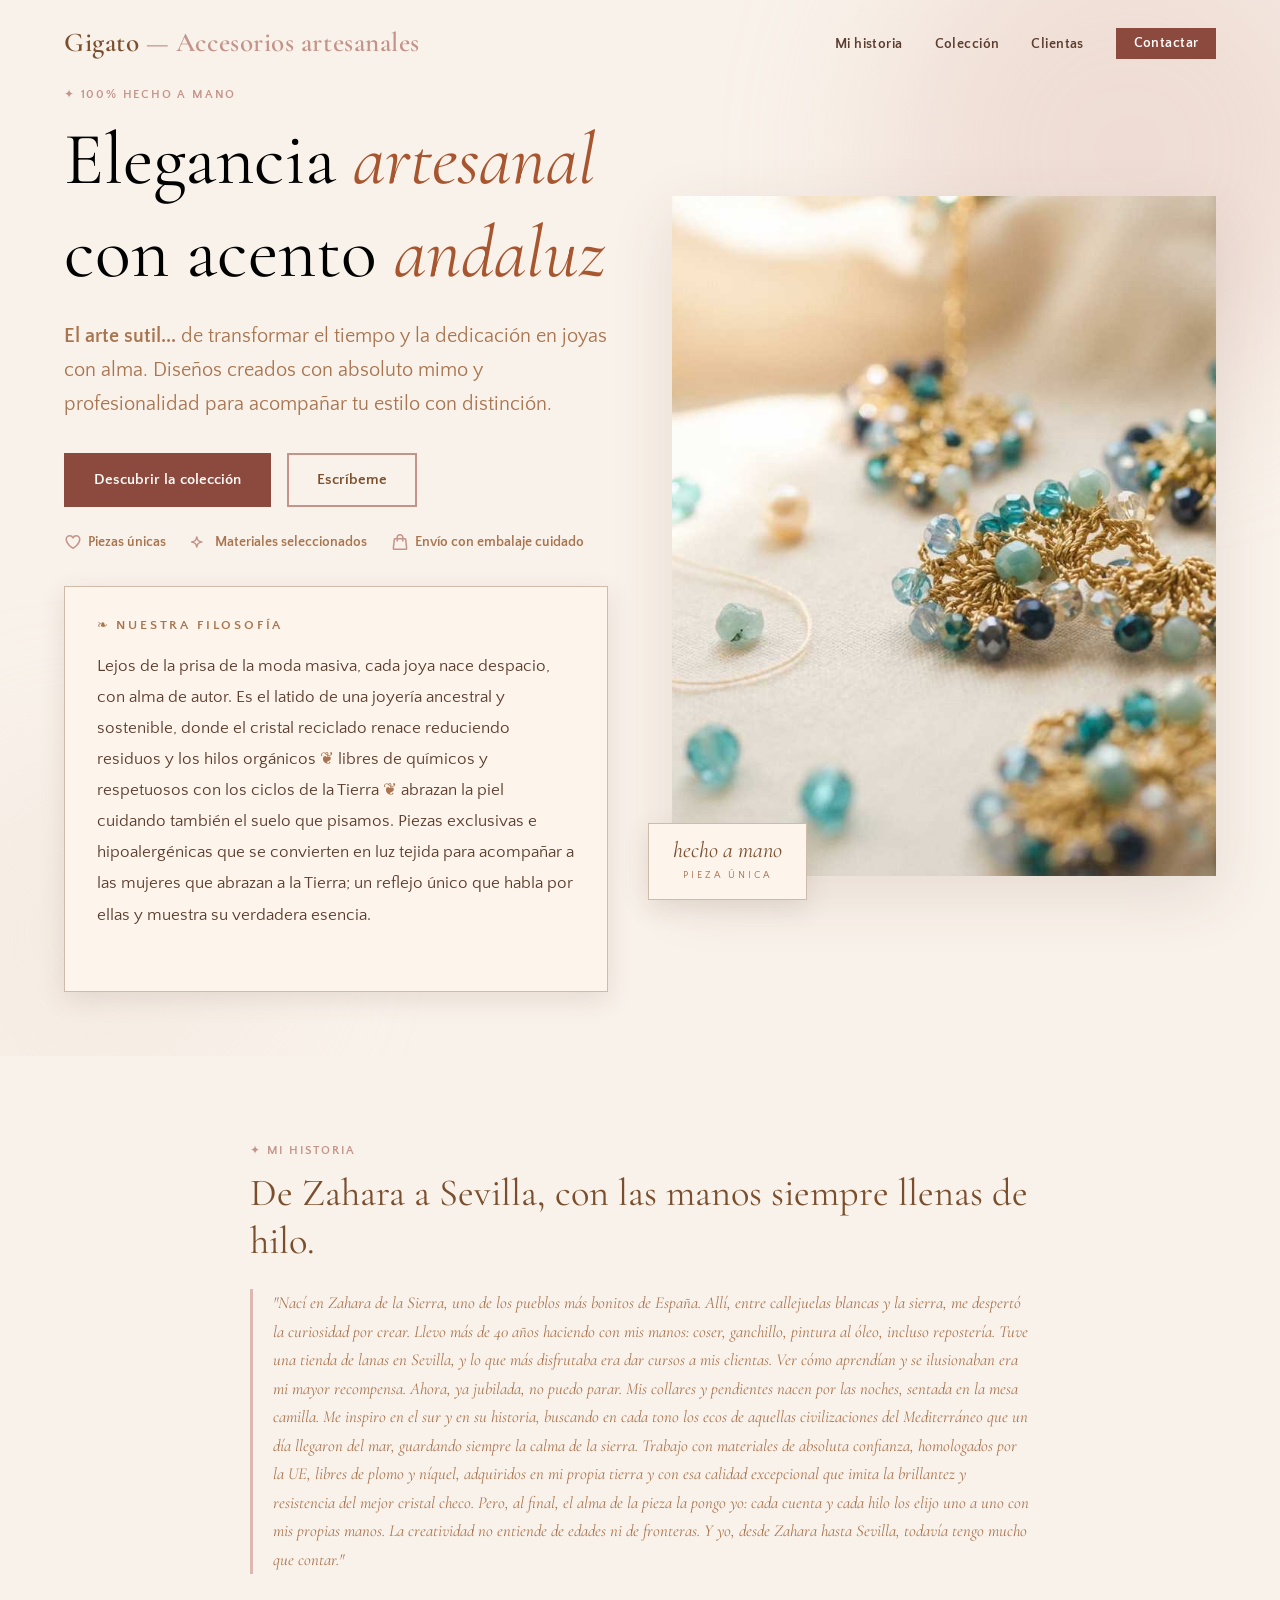
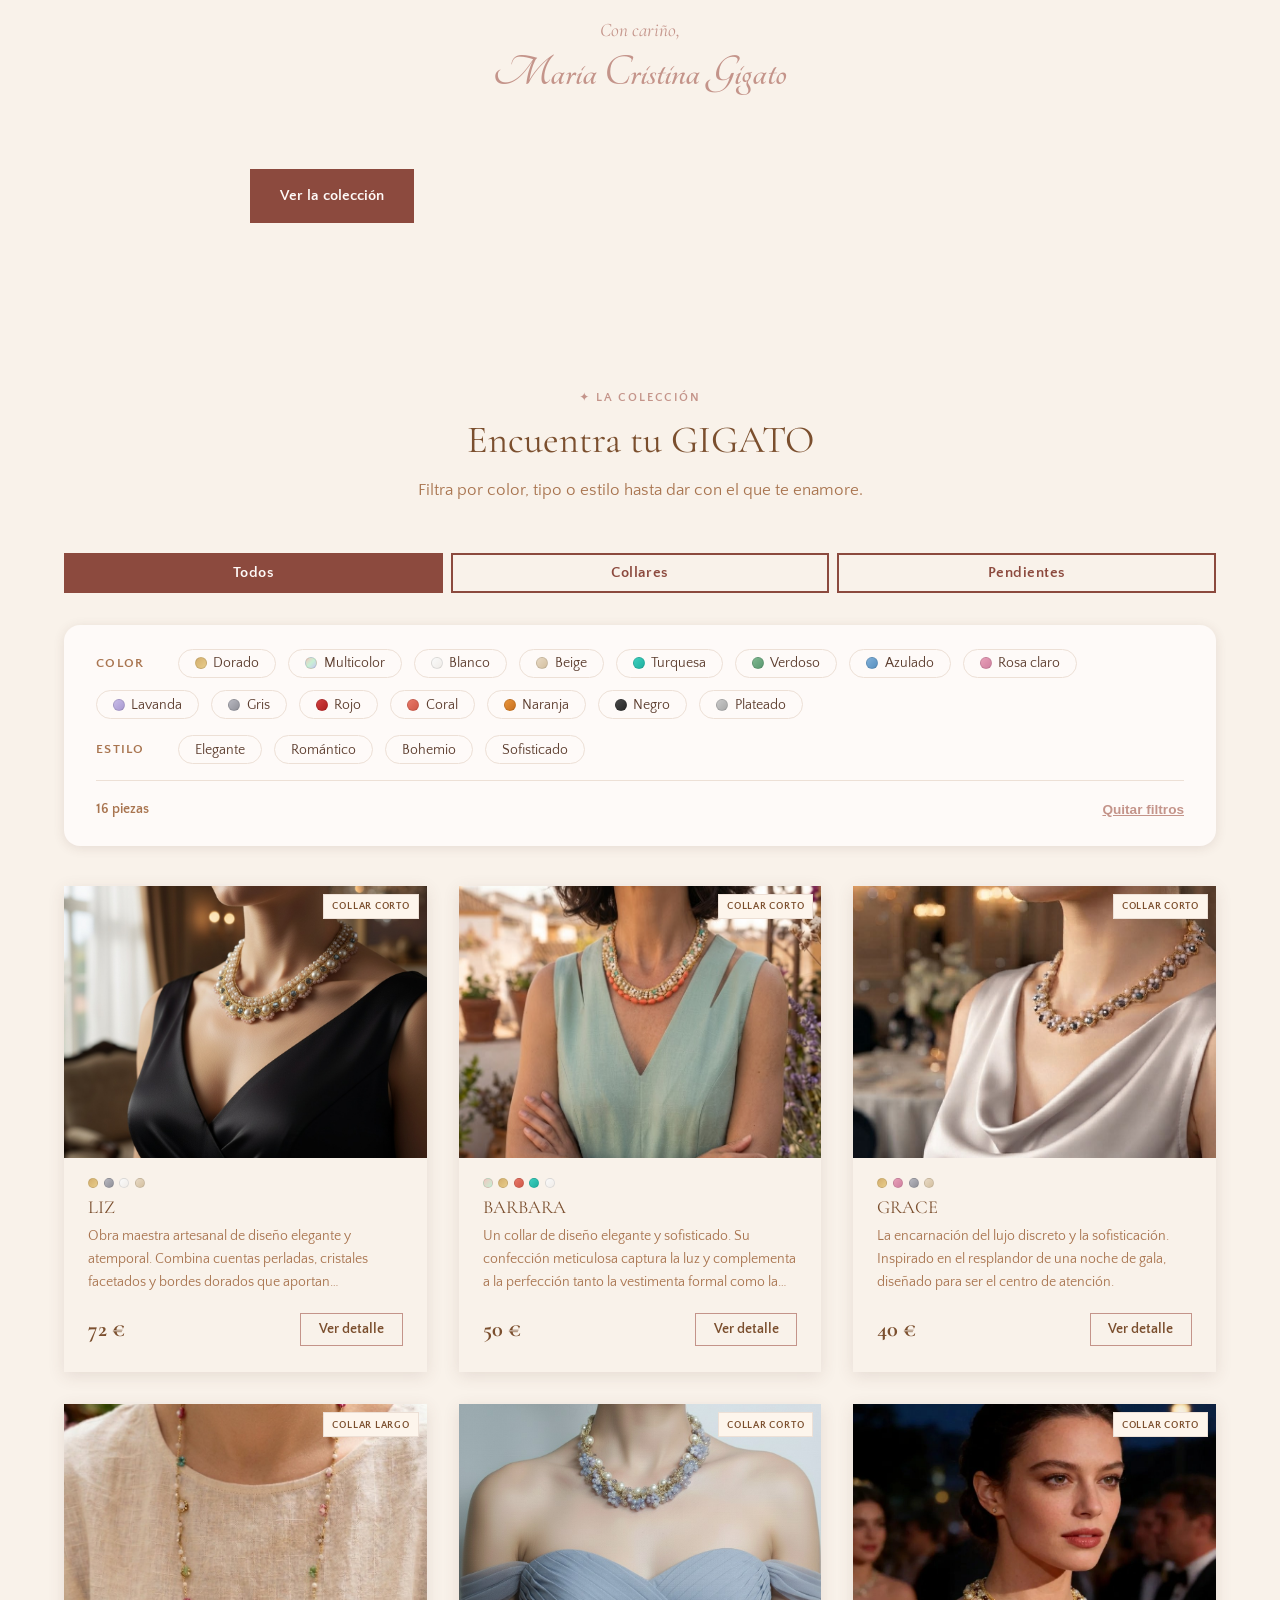
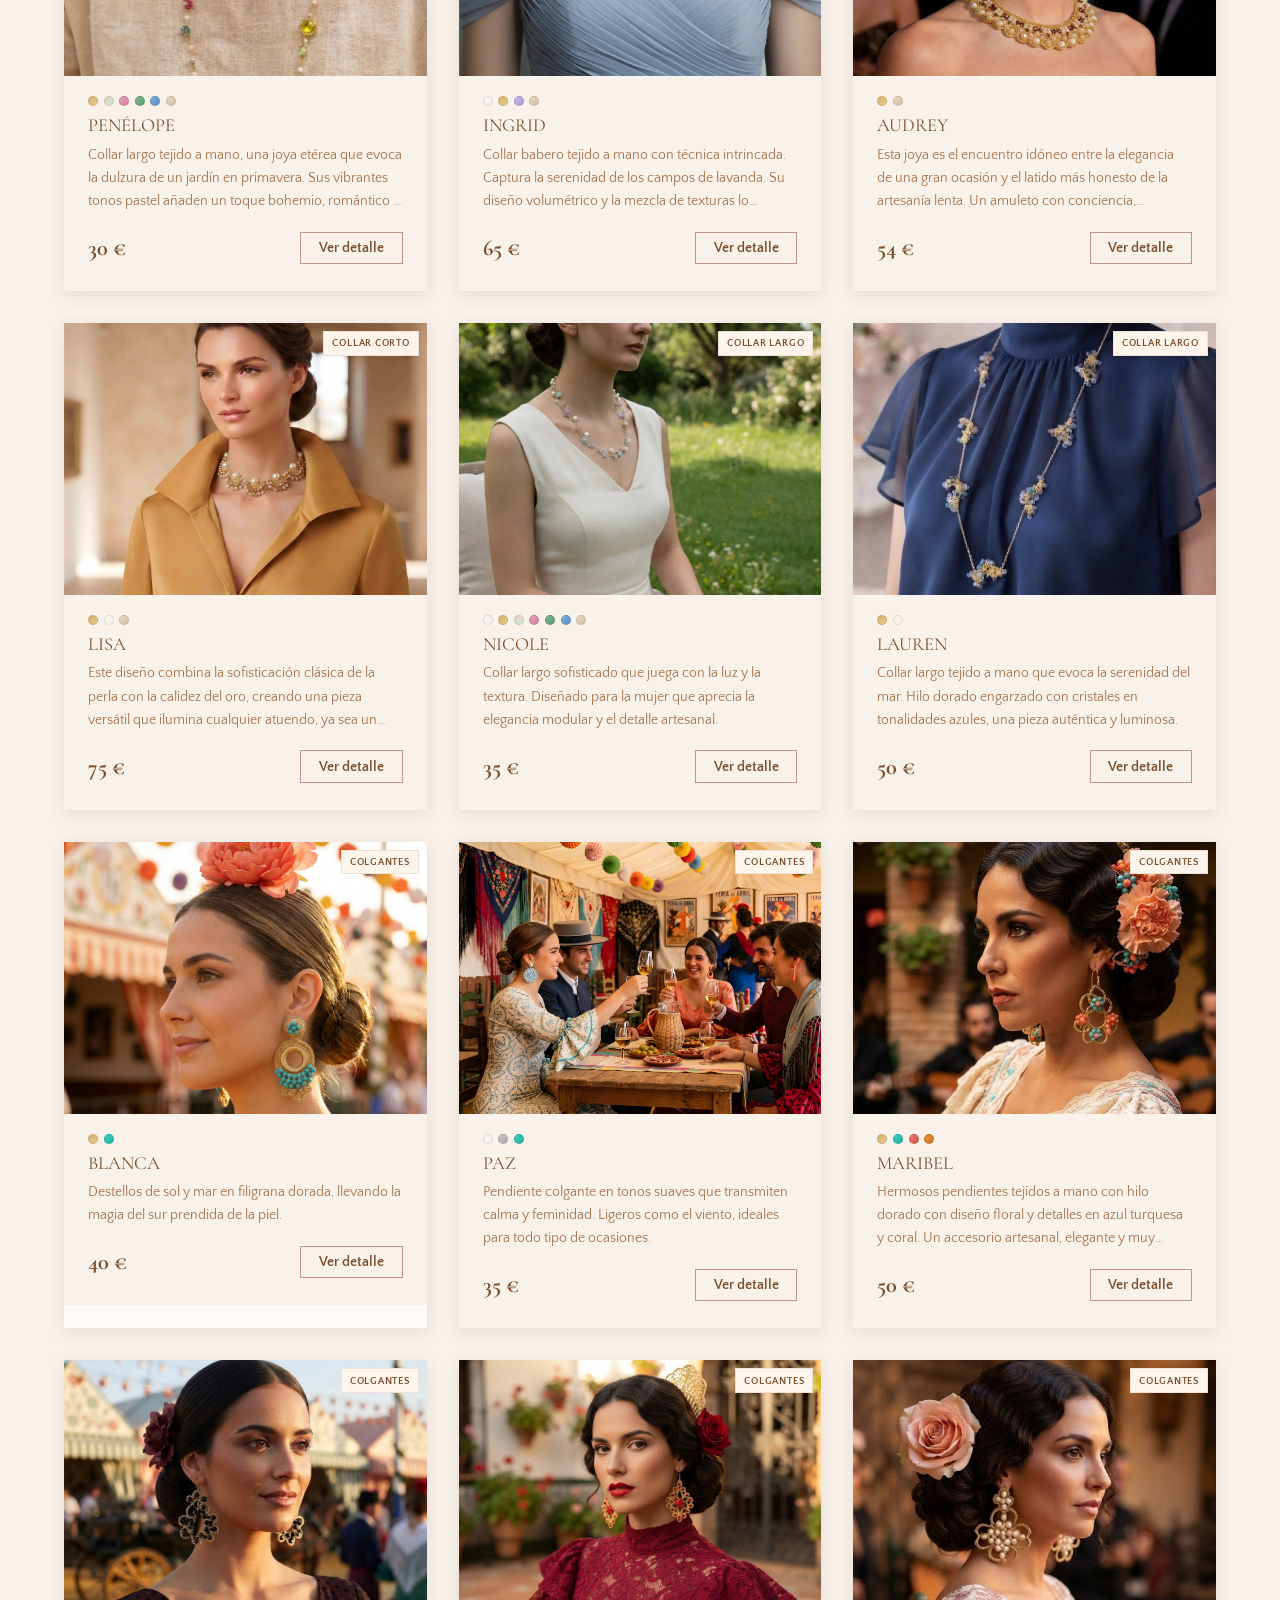
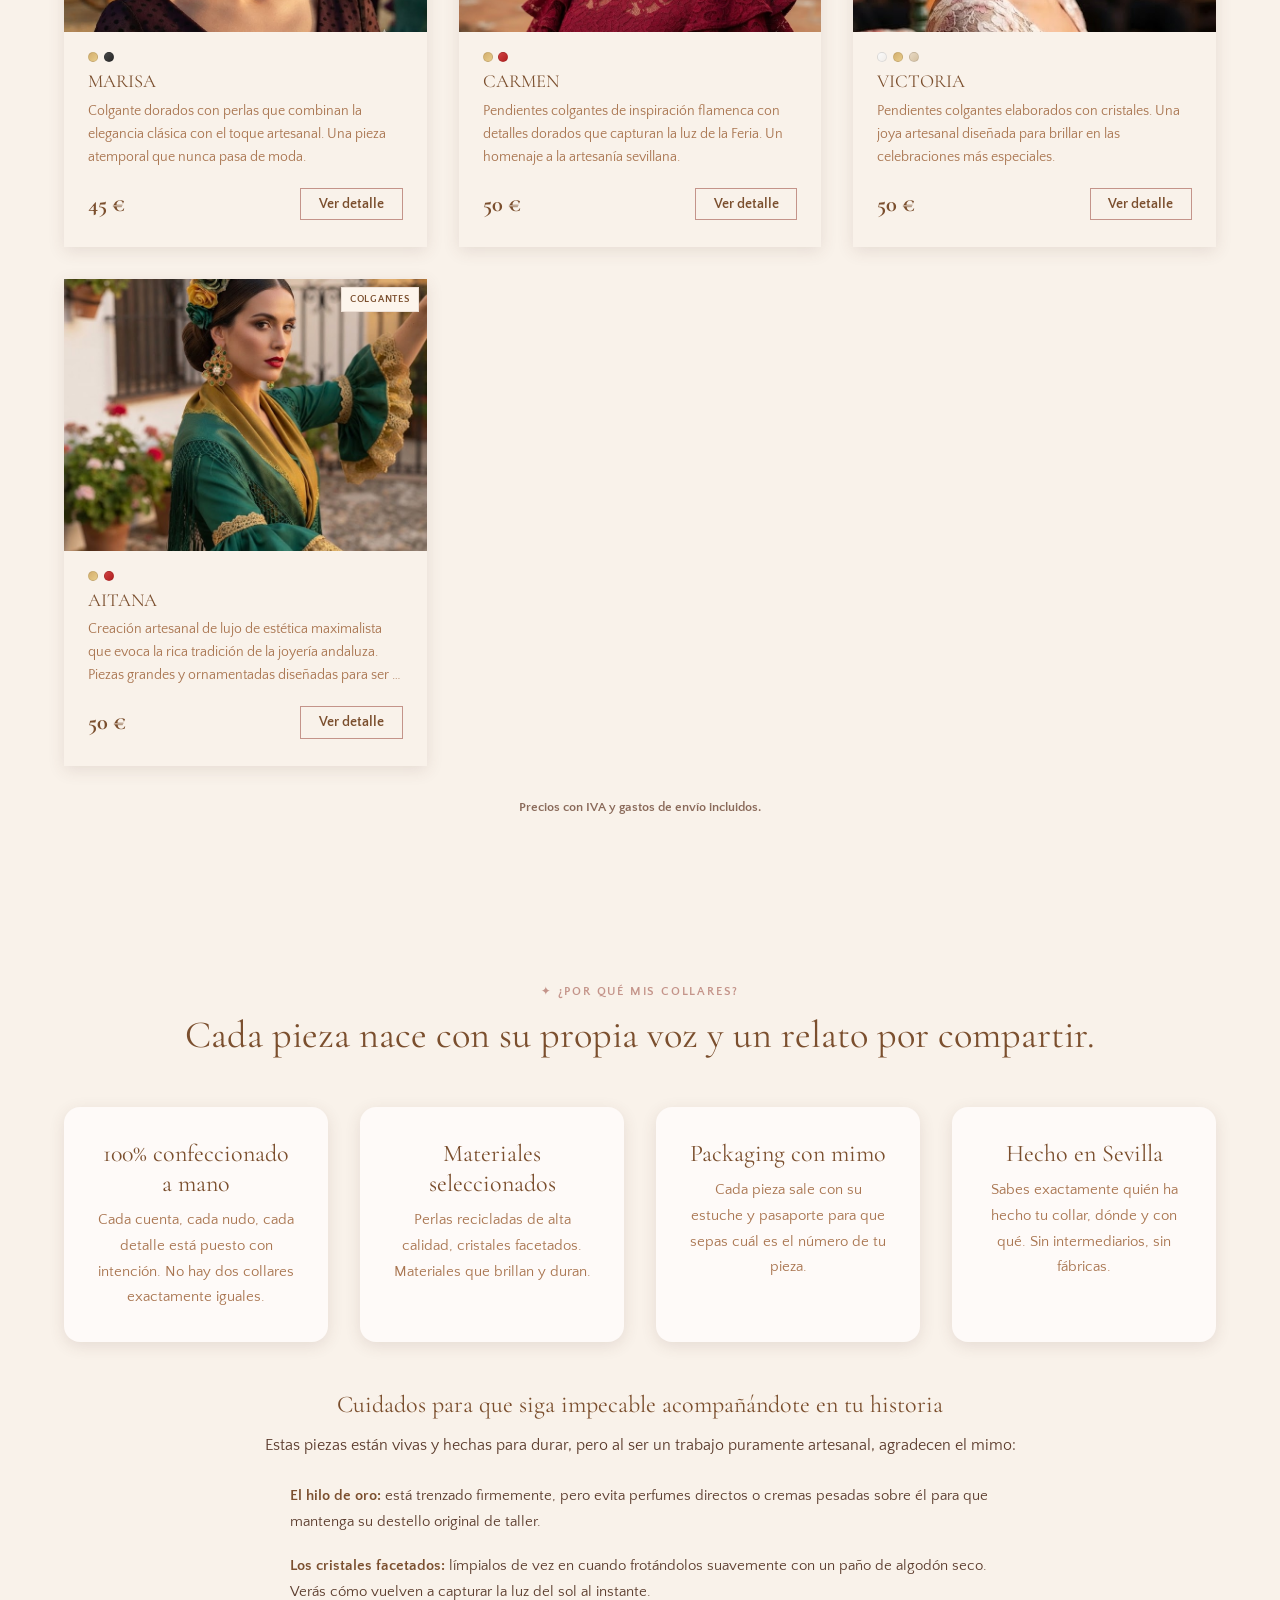
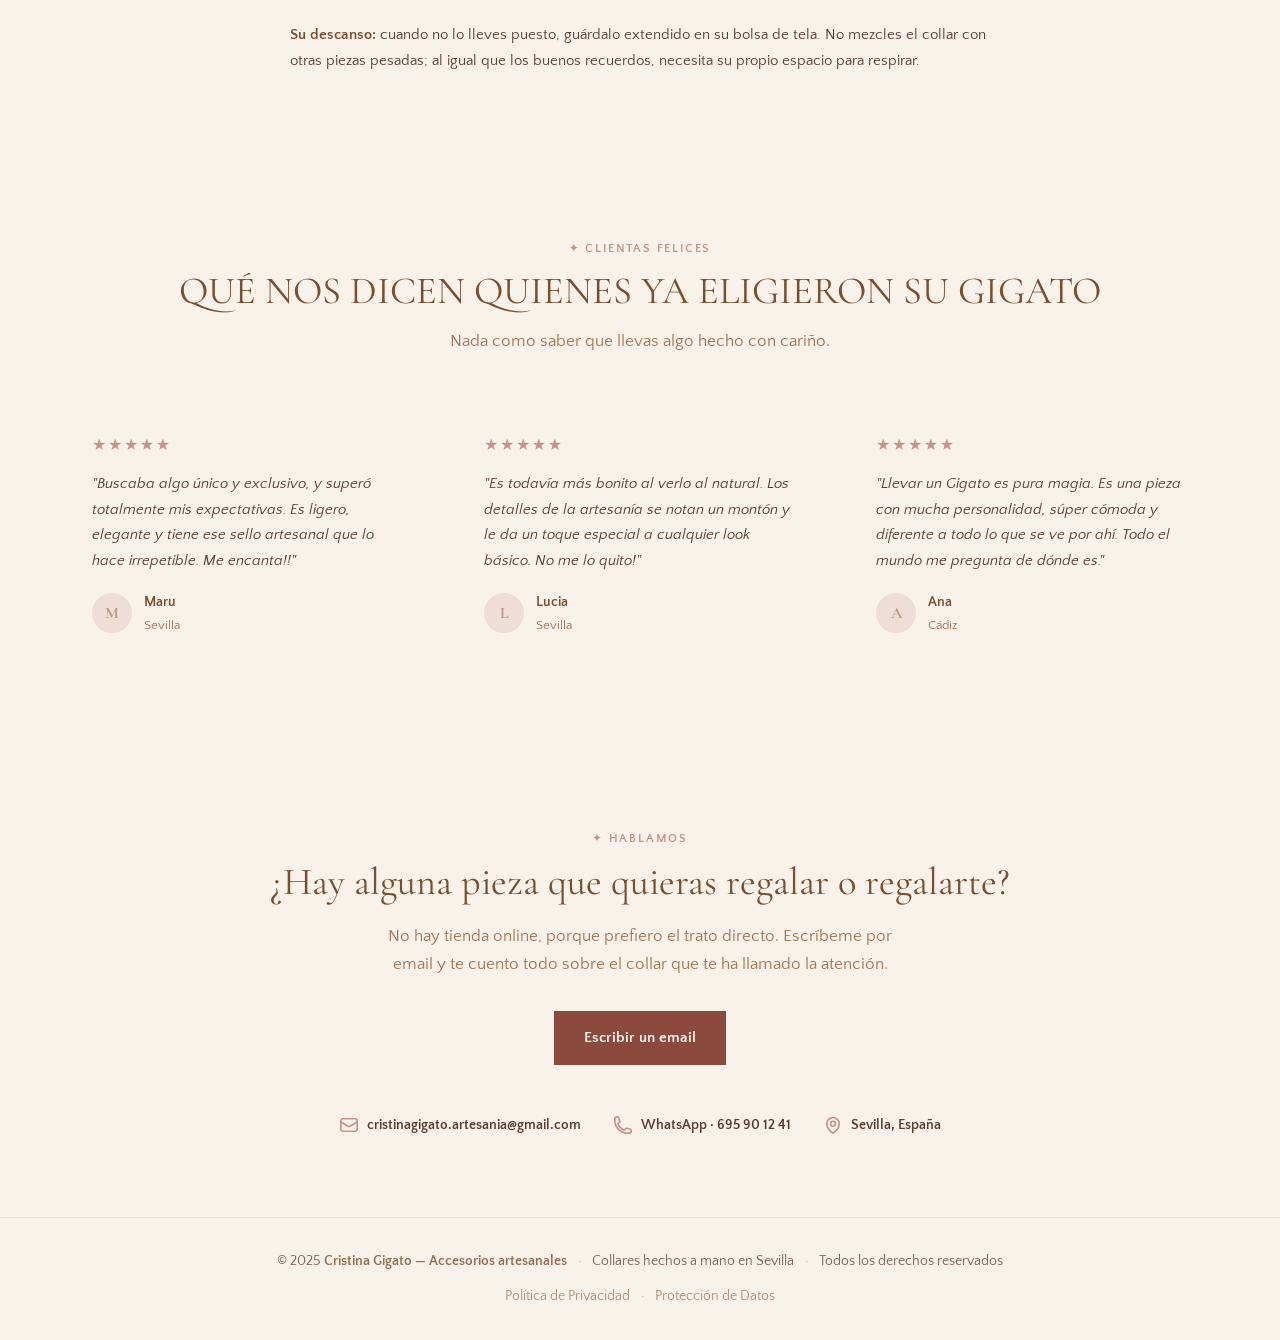
<file: index.html>
<!DOCTYPE html>
<html lang="es">
<head>
  <meta charset="UTF-8" />
  <meta name="viewport" content="width=device-width, initial-scale=1.0" />
  <title>Cristina G — Accesorios artesanales hechos a mano</title>
  <meta name="description" content="Collares hechos a mano con amor y dedicación. Cada pieza es única, tejida a mano con los mejores materiales. Diseños exclusivos para lucir en cualquier ocasión." />

  <!-- Fuentes de Google -->
  <link rel="preconnect" href="https://fonts.googleapis.com" />
  <link rel="preconnect" href="https://fonts.gstatic.com" crossorigin />
  <link href="https://fonts.googleapis.com/css2?family=Cormorant+Garamond:ital,wght@0,400;0,600;0,700;1,400&family=Quattrocento+Sans:ital,wght@0,400;0,700;1,400&family=Tangerine:wght@400;700&display=swap" rel="stylesheet" />

  <link rel="icon" href="data:image/svg+xml,<svg xmlns='http://www.w3.org/2000/svg' viewBox='0 0 100 100'><text y='.9em' font-size='90'>🪡</text></svg>" />
  <link rel="stylesheet" href="css/styles.css?v=58" />
</head>
<body>

  <!-- ══════════════ NAVBAR ══════════════ -->
  <header>
    <nav class="navbar" role="navigation" aria-label="Navegación principal">
      <div class="contenedor navbar-inner">
        <a href="#hero" class="navbar-logo">Gigato <span>— Accesorios artesanales</span></a>

        <ul id="nav-links" role="list">
          <li><a href="#historia">Mi historia</a></li>
          <li><a href="#coleccion">Colección</a></li>
          <li><a href="#testimonios">Clientas</a></li>
          <li><a href="#contacto" class="nav-cta">Contactar</a></li>
        </ul>

        <button
          id="menu-toggle"
          aria-label="Abrir menú"
          aria-expanded="false"
          aria-controls="nav-links"
          onclick="toggleMenu()"
        >
          <span></span><span></span><span></span>
        </button>
      </div>
    </nav>
  </header>

  <main>

    <!-- ══════════════ HERO ══════════════ -->
    <section id="hero" aria-label="Bienvenida">
      <div class="hero-blob hero-blob-1" aria-hidden="true"></div>
      <div class="hero-blob hero-blob-2" aria-hidden="true"></div>

      <div class="contenedor hero-inner">
        <div class="hero-texto">
          <span class="seccion-etiqueta">✦ 100% Hecho a mano</span>
          <h1>
            Elegancia <em>artesanal</em> con acento <em>andaluz</em>
          </h1>
          <p>
            <strong>El arte sutil...</strong> de transformar el tiempo y la dedicación en joyas con alma. Diseños creados con absoluto mimo y profesionalidad para acompañar tu estilo con distinción.
          </p>
          <div class="hero-acciones">
            <a href="#coleccion" class="btn-principal">Descubrir la colección</a>
            <a href="#contacto" class="btn-secundario">Escríbeme</a>
          </div>
          <div style="display:flex; gap:1.5rem; margin-top:1.5rem; flex-wrap:wrap;">
            <div class="hero-badge">
              <svg xmlns="http://www.w3.org/2000/svg" fill="none" viewBox="0 0 24 24" stroke-width="2" stroke="currentColor">
                <path stroke-linecap="round" stroke-linejoin="round" d="M21 8.25c0-2.485-2.099-4.5-4.688-4.5-1.935 0-3.597 1.126-4.312 2.733-.715-1.607-2.377-2.733-4.313-2.733C5.1 3.75 3 5.765 3 8.25c0 7.22 9 12 9 12s9-4.78 9-12z" />
              </svg>
              Piezas únicas
            </div>
            <div class="hero-badge">
              <svg xmlns="http://www.w3.org/2000/svg" fill="none" viewBox="0 0 24 24" stroke-width="2" stroke="currentColor">
                <path stroke-linecap="round" stroke-linejoin="round" d="M9.813 15.904L9 18.75l-.813-2.846a4.5 4.5 0 00-3.09-3.09L2.25 12l2.846-.813a4.5 4.5 0 003.09-3.09L9 5.25l.813 2.846a4.5 4.5 0 003.09 3.09L15.75 12l-2.846.813a4.5 4.5 0 00-3.09 3.09z" />
              </svg>
              Materiales seleccionados
            </div>
            <div class="hero-badge">
              <svg xmlns="http://www.w3.org/2000/svg" fill="none" viewBox="0 0 24 24" stroke-width="2" stroke="currentColor">
                <path stroke-linecap="round" stroke-linejoin="round" d="M15.75 10.5V6a3.75 3.75 0 10-7.5 0v4.5m11.356-1.993l1.263 12c.07.665-.45 1.243-1.119 1.243H4.25a1.125 1.125 0 01-1.12-1.243l1.264-12A1.125 1.125 0 015.513 7.5h12.974c.576 0 1.059.435 1.119 1.007z" />
              </svg>
              Envío con embalaje cuidado
            </div>
          </div>

          <div class="hero-propuesta" style="margin-top:2rem; padding:1.75rem 2rem; background-color:#fdf5ec; border:0.5px solid rgba(123,79,46,0.35); box-shadow:0 8px 24px var(--sombra);">
            <p style="font-size:0.8rem; font-weight:700; letter-spacing:0.22em; text-transform:uppercase; color:var(--marron-claro); margin-bottom:0.9rem;">❧ Nuestra filosofía</p>
            <p style="font-size:1.05rem; line-height:1.85; color:var(--marron-texto);">
              Lejos de la prisa de la moda masiva, cada joya nace despacio, con alma de autor. Es el latido de una joyería ancestral y sostenible, donde el cristal reciclado renace reduciendo residuos y los hilos orgánicos <span style="color:var(--marron-claro);">❦</span> libres de químicos y respetuosos con los ciclos de la Tierra <span style="color:var(--marron-claro);">❦</span> abrazan la piel cuidando también el suelo que pisamos. Piezas exclusivas e hipoalergénicas que se convierten en luz tejida para acompañar a las mujeres que abrazan a la Tierra; un reflejo único que habla por ellas y muestra su verdadera esencia.
            </p>
          </div>
        </div>

        <div class="hero-imagen-wrapper">
          <!-- FOTO HERO: cambia el src por la ruta de tu foto (proporción recomendada 4:5) -->
          <img
            src="images/hero/hero-collares.jpg"
            alt="Collares artesanales de Cristina G"
            onerror="intentarExtAlternativa(this)"
          />
          <div class="hero-imagen-badge">
            <span class="badge-titulo">hecho a mano</span>
            <span class="badge-sub">Pieza única</span>
          </div>
        </div>
      </div>
    </section>

    <!-- ══════════════ HISTORIA ══════════════ -->
    <section id="historia" class="seccion seccion-alternada">
      <div class="contenedor">
        <div class="historia-inner historia-sin-foto">
          <div class="historia-texto">
            <span class="seccion-etiqueta">✦ Mi historia</span>
            <h2>De Zahara a Sevilla, con las manos siempre llenas de hilo.</h2>

            <blockquote>
              "Nací en Zahara de la Sierra, uno de los pueblos más bonitos de España. Allí, entre callejuelas blancas y la sierra, me despertó la curiosidad por crear. Llevo más de 40 años haciendo con mis manos: coser, ganchillo, pintura al óleo, incluso repostería.

Tuve una tienda de lanas en Sevilla, y lo que más disfrutaba era dar cursos a mis clientas. Ver cómo aprendían y se ilusionaban era mi mayor recompensa.

Ahora, ya jubilada, no puedo parar. Mis collares y pendientes nacen por las noches, sentada en la mesa camilla. Me inspiro en el sur y en su historia, buscando en cada tono los ecos de aquellas civilizaciones del Mediterráneo que un día llegaron del mar, guardando siempre la calma de la sierra.

Trabajo con materiales de absoluta confianza, homologados por la UE, libres de plomo y níquel, adquiridos en mi propia tierra y con esa calidad excepcional que imita la brillantez y resistencia del mejor cristal checo. Pero, al final, el alma de la pieza la pongo yo: cada cuenta y cada hilo los elijo uno a uno con mis propias manos.

La creatividad no entiende de edades ni de fronteras. Y yo, desde Zahara hasta Sevilla, todavía tengo mucho que contar."
            </blockquote>

            <div class="historia-firma" aria-label="Firma">
              <span class="firma-texto">Con cariño,</span>
              <span class="firma-nombre">Maria Cristina Gigato</span>
            </div>

            <!-- ✏️ CAMBIA ESTE TEXTO por tu historia real -->

            <a href="#coleccion" class="btn-principal" style="margin-top:1.75rem; display:inline-block;">
              Ver la colección
            </a>
          </div>
        </div>
      </div>
    </section>

    <!-- ══════════════ CATÁLOGO ══════════════ -->
    <section id="coleccion" class="seccion">
      <div class="contenedor">
        <div class="seccion-titulo">
          <span class="seccion-etiqueta">✦ La colección</span>
          <h2>Encuentra tu GIGATO</h2>
          <p>Filtra por color, tipo o estilo hasta dar con el que te enamore.</p>
        </div>

        <!-- Tabs Todos / Collares / Pendientes -->
        <div class="catalogo-tabs" role="tablist">
          <button class="tab-btn activo" data-tab="todos" role="tab" aria-selected="true" onclick="switchTab('todos')">
            Todos
          </button>
          <button class="tab-btn" data-tab="collares" role="tab" aria-selected="false" onclick="switchTab('collares')">
            Collares
          </button>
          <button class="tab-btn" data-tab="pendientes" role="tab" aria-selected="false" onclick="switchTab('pendientes')">
            Pendientes
          </button>
        </div>

        <!-- Filtros -->
        <div class="filtros-wrapper" role="search" aria-label="Filtros de la colección">
          <div class="filtros-grupo">
            <span class="filtros-label">Color</span>
            <button class="filtro-btn color-filtro-btn" data-filtro-color="dorado">
              <span class="color-muestra color-dorado"></span> Dorado
            </button>
            <button class="filtro-btn color-filtro-btn" data-filtro-color="multicolor">
              <span class="color-muestra color-multicolor"></span> Multicolor
            </button>
            <button class="filtro-btn color-filtro-btn" data-filtro-color="blanco">
              <span class="color-muestra color-blanco"></span> Blanco
            </button>
            <button class="filtro-btn color-filtro-btn" data-filtro-color="beige">
              <span class="color-muestra color-beige"></span> Beige
            </button>
            <button class="filtro-btn color-filtro-btn" data-filtro-color="turquesa">
              <span class="color-muestra color-turquesa"></span> Turquesa
            </button>
            <button class="filtro-btn color-filtro-btn" data-filtro-color="verdoso">
              <span class="color-muestra color-verdoso"></span> Verdoso
            </button>
            <button class="filtro-btn color-filtro-btn" data-filtro-color="azulado">
              <span class="color-muestra color-azulado"></span> Azulado
            </button>
            <button class="filtro-btn color-filtro-btn" data-filtro-color="rosa-claro">
              <span class="color-muestra color-rosa-claro"></span> Rosa claro
            </button>
            <button class="filtro-btn color-filtro-btn" data-filtro-color="lavanda">
              <span class="color-muestra color-lavanda"></span> Lavanda
            </button>
            <button class="filtro-btn color-filtro-btn" data-filtro-color="gris">
              <span class="color-muestra color-gris"></span> Gris
            </button>
            <button class="filtro-btn color-filtro-btn" data-filtro-color="rojo">
              <span class="color-muestra color-rojo"></span> Rojo
            </button>
            <button class="filtro-btn color-filtro-btn" data-filtro-color="coral">
              <span class="color-muestra color-coral"></span> Coral
            </button>
            <button class="filtro-btn color-filtro-btn" data-filtro-color="naranja">
              <span class="color-muestra color-naranja"></span> Naranja
            </button>
            <button class="filtro-btn color-filtro-btn" data-filtro-color="negro">
              <span class="color-muestra color-negro"></span> Negro
            </button>
            <button class="filtro-btn color-filtro-btn" data-filtro-color="plateado">
              <span class="color-muestra color-plateado"></span> Plateado
            </button>
          </div>

          <!-- Filtro largo: solo visible en collares -->
          <div class="filtros-grupo filtros-grupo-largo oculto">
            <span class="filtros-label">Largo</span>
            <button class="filtro-btn" data-filtro-largo="corto">Collar corto</button>
            <button class="filtro-btn" data-filtro-largo="largo">Collar largo</button>
          </div>

          <div class="filtros-grupo">
            <span class="filtros-label">Estilo</span>
            <button class="filtro-btn" data-filtro-estilo="elegante">Elegante</button>
            <button class="filtro-btn" data-filtro-estilo="romantico">Romántico</button>
            <button class="filtro-btn" data-filtro-estilo="bohemio">Bohemio</button>
            <button class="filtro-btn" data-filtro-estilo="sofisticado">Sofisticado</button>
          </div>

          <div class="filtros-footer">
            <span id="resultado-contador" aria-live="polite"></span>
            <button id="limpiar-filtros">Quitar filtros</button>
          </div>
        </div>

        <p class="catalogo-nota-pendientes oculto">
          Mis pendientes están hecho a mano, con el mimo de una técnica que ha pasado de generación en generación. Cada pieza es ligera y delicada , con un dibujo tan enredado y especial como la filigrana, pensada para convertirse en un secreto único y elegante solo para tí.
        </p>

        <!-- Grid de productos -->
        <div id="catalogo-grid" role="list" aria-label="Productos disponibles">
          <!-- Se genera desde catalog.js + main.js -->
        </div>

        <p class="catalogo-nota-envio">
          <strong>Precios con IVA y gastos de envío incluidos.</strong>
        </p>
      </div>
    </section>

    <!-- ══════════════ PROPUESTA DE VALOR ══════════════ -->
    <section id="valor" class="seccion seccion-alternada">
      <div class="contenedor">
        <div class="seccion-titulo">
          <span class="seccion-etiqueta">✦ ¿Por qué mis collares?</span>
          <h2>Cada pieza nace con su propia voz y un relato por compartir.</h2>
        </div>
        <div class="valor-grid">
          <div class="valor-card">
            <h3>100% confeccionado a mano</h3>
            <p>Cada cuenta, cada nudo, cada detalle está puesto con intención. No hay dos collares exactamente iguales.</p>
          </div>
          <div class="valor-card">
            <h3>Materiales seleccionados</h3>
            <p>Perlas recicladas de alta calidad, cristales facetados. Materiales que brillan y duran.</p>
          </div>
          <div class="valor-card">
            <h3>Packaging con mimo</h3>
            <p>Cada pieza sale con su estuche y pasaporte para que sepas cuál es el número de tu pieza.</p>
          </div>
          <div class="valor-card">
            <h3>Hecho en Sevilla</h3>
            <p>Sabes exactamente quién ha hecho tu collar, dónde y con qué. Sin intermediarios, sin fábricas.</p>
          </div>
        </div>

        <div class="cuidados-bloque">
          <h3>Cuidados para que siga impecable acompañándote en tu historia</h3>
          <p>Estas piezas están vivas y hechas para durar, pero al ser un trabajo puramente artesanal, agradecen el mimo:</p>
          <ul class="cuidados-lista">
            <li><strong>El hilo de oro:</strong> está trenzado firmemente, pero evita perfumes directos o cremas pesadas sobre él para que mantenga su destello original de taller.</li>
            <li><strong>Los cristales facetados:</strong> límpialos de vez en cuando frotándolos suavemente con un paño de algodón seco. Verás cómo vuelven a capturar la luz del sol al instante.</li>
            <li><strong>Su descanso:</strong> cuando no lo lleves puesto, guárdalo extendido en su bolsa de tela. No mezcles el collar con otras piezas pesadas; al igual que los buenos recuerdos, necesita su propio espacio para respirar.</li>
          </ul>
        </div>
      </div>
    </section>

    <!-- ══════════════ TESTIMONIOS ══════════════ -->
    <section id="testimonios" class="seccion seccion-alternada">
      <div class="contenedor">
        <div class="seccion-titulo">
          <span class="seccion-etiqueta">✦ Clientas felices</span>
          <h2>QUÉ NOS DICEN QUIENES YA ELIGIERON SU GIGATO</h2>
          <p>Nada como saber que llevas algo hecho con cariño.</p>
        </div>
        <div class="testimonios-grid">
          <div class="testimonio-card">
            <div class="testimonio-estrellas">★★★★★</div>
            <blockquote>
              "Buscaba algo único y exclusivo, y superó totalmente mis expectativas. Es ligero, elegante y tiene ese sello artesanal que lo hace irrepetible. Me encanta!!"
            </blockquote>
            <div class="testimonio-autora">
              <div class="testimonio-avatar">M</div>
              <div>
                <div class="testimonio-nombre">Maru</div>
                <div class="testimonio-lugar">Sevilla</div>
              </div>
            </div>
          </div>

          <div class="testimonio-card">
            <div class="testimonio-estrellas">★★★★★</div>
            <blockquote>
              "Es todavía más bonito al verlo al natural. Los detalles de la artesanía se notan un montón y le da un toque especial a cualquier look básico. No me lo quito!"
            </blockquote>
            <div class="testimonio-autora">
              <div class="testimonio-avatar">L</div>
              <div>
                <div class="testimonio-nombre">Lucia</div>
                <div class="testimonio-lugar">Sevilla</div>
              </div>
            </div>
          </div>

          <div class="testimonio-card">
            <div class="testimonio-estrellas">★★★★★</div>
            <blockquote>
              "Llevar un Gigato es pura magia. Es una pieza con mucha personalidad, súper cómoda y diferente a todo lo que se ve por ahí. Todo el mundo me pregunta de dónde es."
            </blockquote>
            <div class="testimonio-autora">
              <div class="testimonio-avatar">A</div>
              <div>
                <div class="testimonio-nombre">Ana</div>
                <div class="testimonio-lugar">Cádiz</div>
              </div>
            </div>
          </div>
        </div>
      </div>
    </section>

    <!-- ══════════════ CONTACTO ══════════════ -->
    <section id="contacto" class="seccion">
      <div class="contenedor">
        <span class="seccion-etiqueta">✦ Hablamos</span>
        <h2>¿Hay alguna pieza que quieras regalar o regalarte?</h2>
        <p>
          No hay tienda online, porque prefiero el trato directo. Escríbeme por email
          y te cuento todo sobre el collar que te ha llamado la atención.
        </p>
        <div class="contacto-acciones">
          <a href="https://mail.google.com/mail/?view=cm&fs=1&to=cristinagigato.artesania@gmail.com" target="_blank" rel="noopener" class="btn-principal">
            Escribir un email
          </a>
        </div>

        <div class="contacto-info">
          <div class="contacto-item">
            <svg xmlns="http://www.w3.org/2000/svg" fill="none" viewBox="0 0 24 24" stroke-width="2" stroke="currentColor">
              <path stroke-linecap="round" stroke-linejoin="round" d="M21.75 6.75v10.5a2.25 2.25 0 01-2.25 2.25h-15a2.25 2.25 0 01-2.25-2.25V6.75m19.5 0A2.25 2.25 0 0019.5 4.5h-15a2.25 2.25 0 00-2.25 2.25m19.5 0v.243a2.25 2.25 0 01-1.07 1.916l-7.5 4.615a2.25 2.25 0 01-2.36 0L3.32 8.91a2.25 2.25 0 01-1.07-1.916V6.75" />
            </svg>
            cristinagigato.artesania@gmail.com
          </div>
          <div class="contacto-item">
            <svg xmlns="http://www.w3.org/2000/svg" fill="none" viewBox="0 0 24 24" stroke-width="2" stroke="currentColor">
              <path stroke-linecap="round" stroke-linejoin="round" d="M2.25 6.75c0 8.284 6.716 15 15 15h2.25a2.25 2.25 0 002.25-2.25v-1.372c0-.516-.351-.966-.852-1.091l-4.423-1.106c-.44-.11-.902.055-1.173.417l-.97 1.293c-.282.376-.769.542-1.21.38a12.035 12.035 0 01-7.143-7.143c-.162-.441.004-.928.38-1.21l1.293-.97c.363-.271.527-.734.417-1.173L6.963 3.102a1.125 1.125 0 00-1.091-.852H4.5A2.25 2.25 0 002.25 4.5v2.25z" />
            </svg>
            <a href="https://wa.me/34695901241" target="_blank" rel="noopener">WhatsApp · 695 90 12 41</a>
          </div>
          <div class="contacto-item">
            <svg xmlns="http://www.w3.org/2000/svg" fill="none" viewBox="0 0 24 24" stroke-width="2" stroke="currentColor">
              <path stroke-linecap="round" stroke-linejoin="round" d="M15 10.5a3 3 0 11-6 0 3 3 0 016 0z" />
              <path stroke-linecap="round" stroke-linejoin="round" d="M19.5 10.5c0 7.142-7.5 11.25-7.5 11.25S4.5 17.642 4.5 10.5a7.5 7.5 0 1115 0z" />
            </svg>
            Sevilla, España
          </div>
        </div>
      </div>
    </section>

  </main>

  <!-- ══════════════ FOOTER ══════════════ -->
  <footer>
    <div class="contenedor">
      <p>
        © 2025 <strong>Cristina Gigato — Accesorios artesanales</strong>
        <span class="footer-separador">·</span>
        Collares hechos a mano en Sevilla
        <span class="footer-separador">·</span>
        Todos los derechos reservados
      </p>
      <p style="margin-top:0.75rem;">
        <a href="privacidad.html" class="footer-link">Política de Privacidad</a>
        <span class="footer-separador">·</span>
        <a href="privacidad.html#proteccion-datos" class="footer-link">Protección de Datos</a>
      </p>
    </div>
  </footer>

  <!-- ══════════════ MODAL ══════════════ -->
  <div id="modal-collar" role="dialog" aria-modal="true" aria-label="Detalle del collar">
    <div class="modal-caja">
      <button class="modal-cerrar" onclick="cerrarModal()" aria-label="Cerrar">✕</button>
      <div id="modal-contenido"></div>
    </div>
  </div>

  <!-- Scripts — catalog.js primero para que main.js pueda leer COLLARES -->
  <script src="js/catalog.js?v=32"></script>
  <script src="js/main.js?v=14"></script>
  <!-- preview.js solo actúa en local, en la web publicada no hace nada -->
  <script src="js/preview.js"></script>
</body>
</html>
</file>
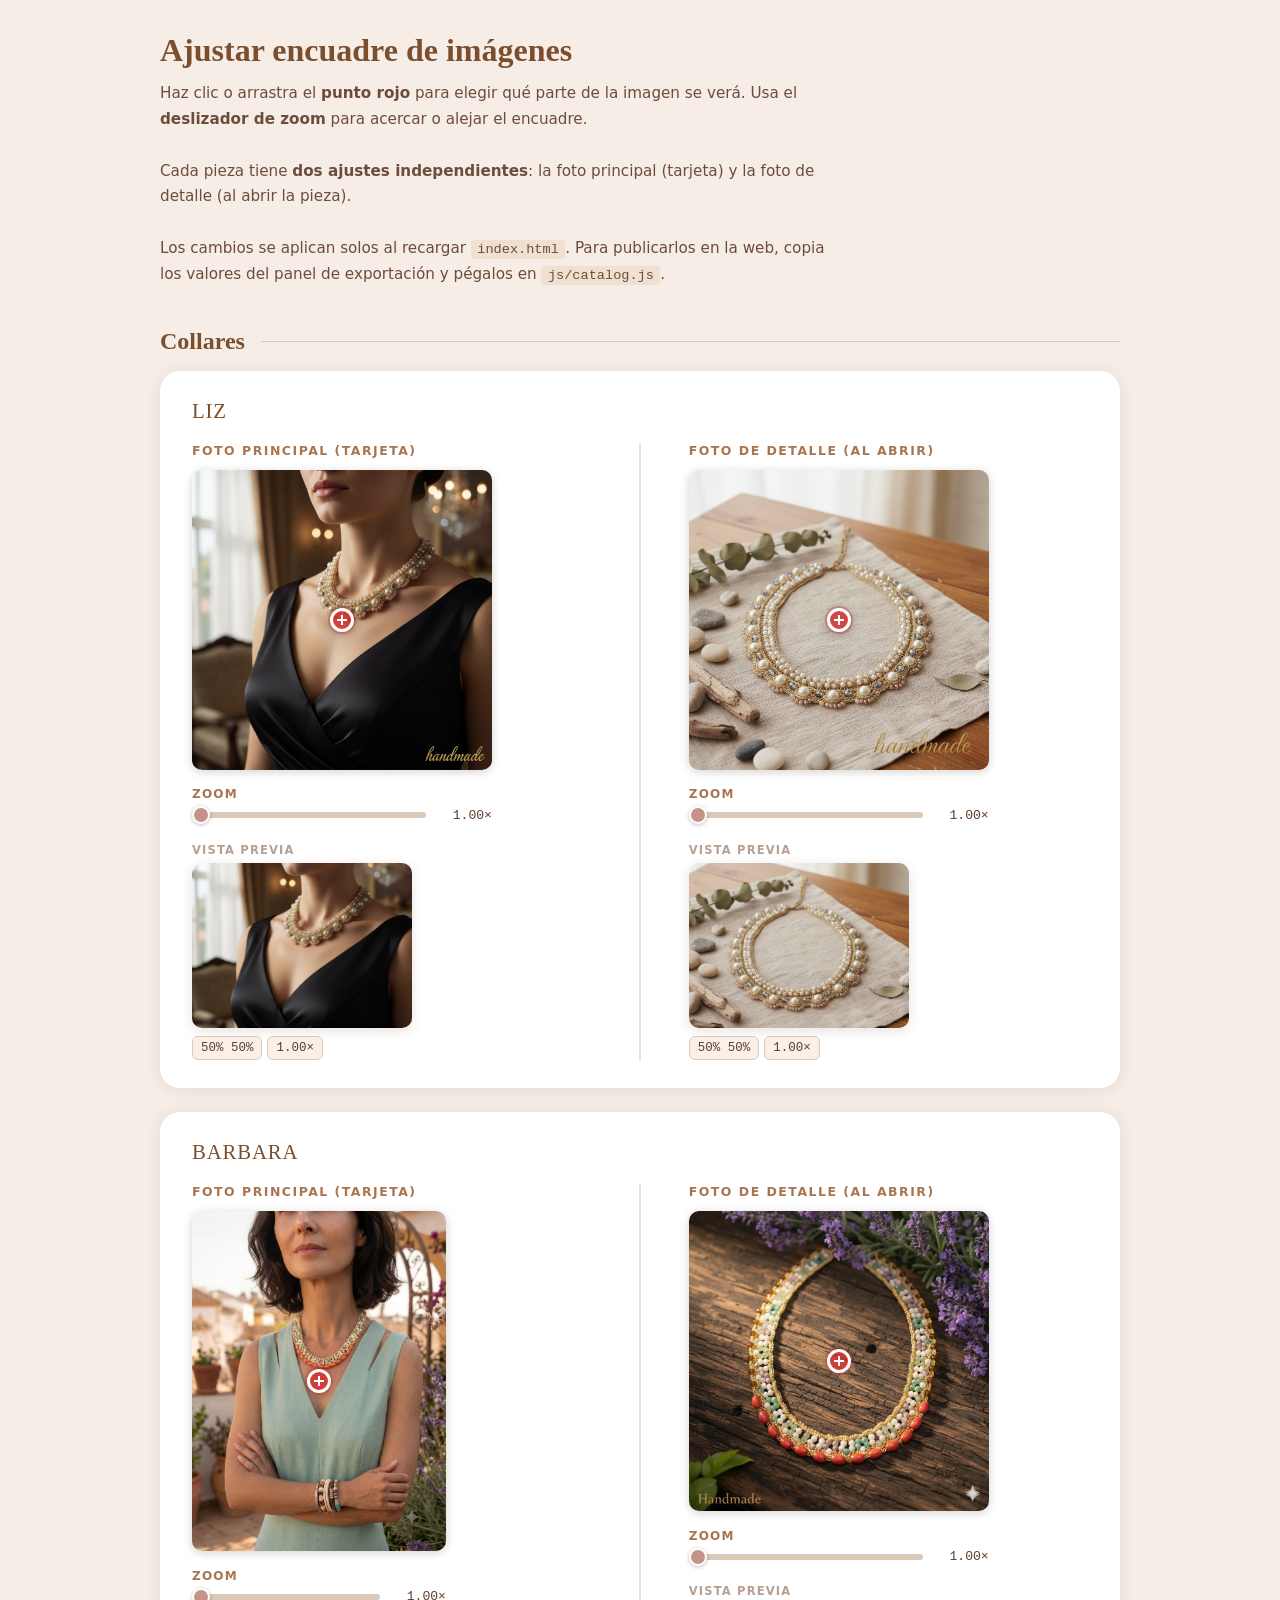
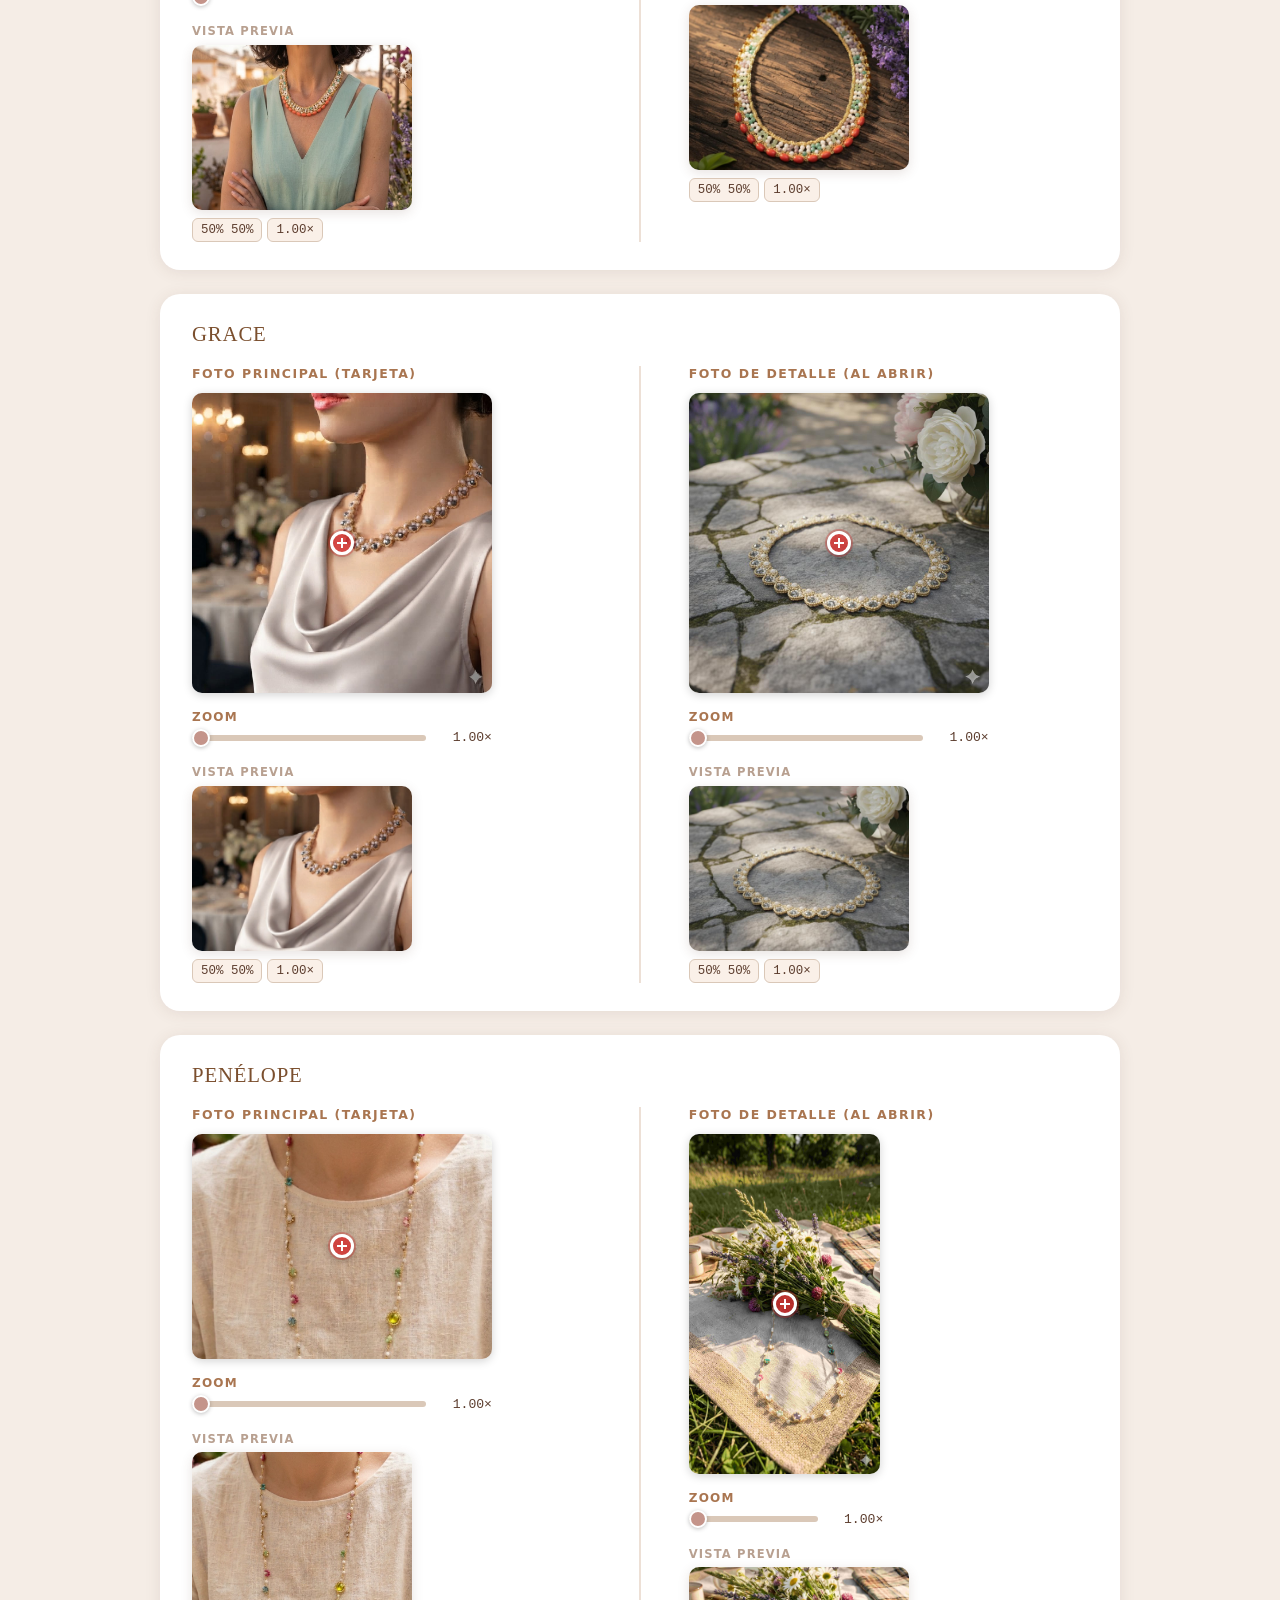
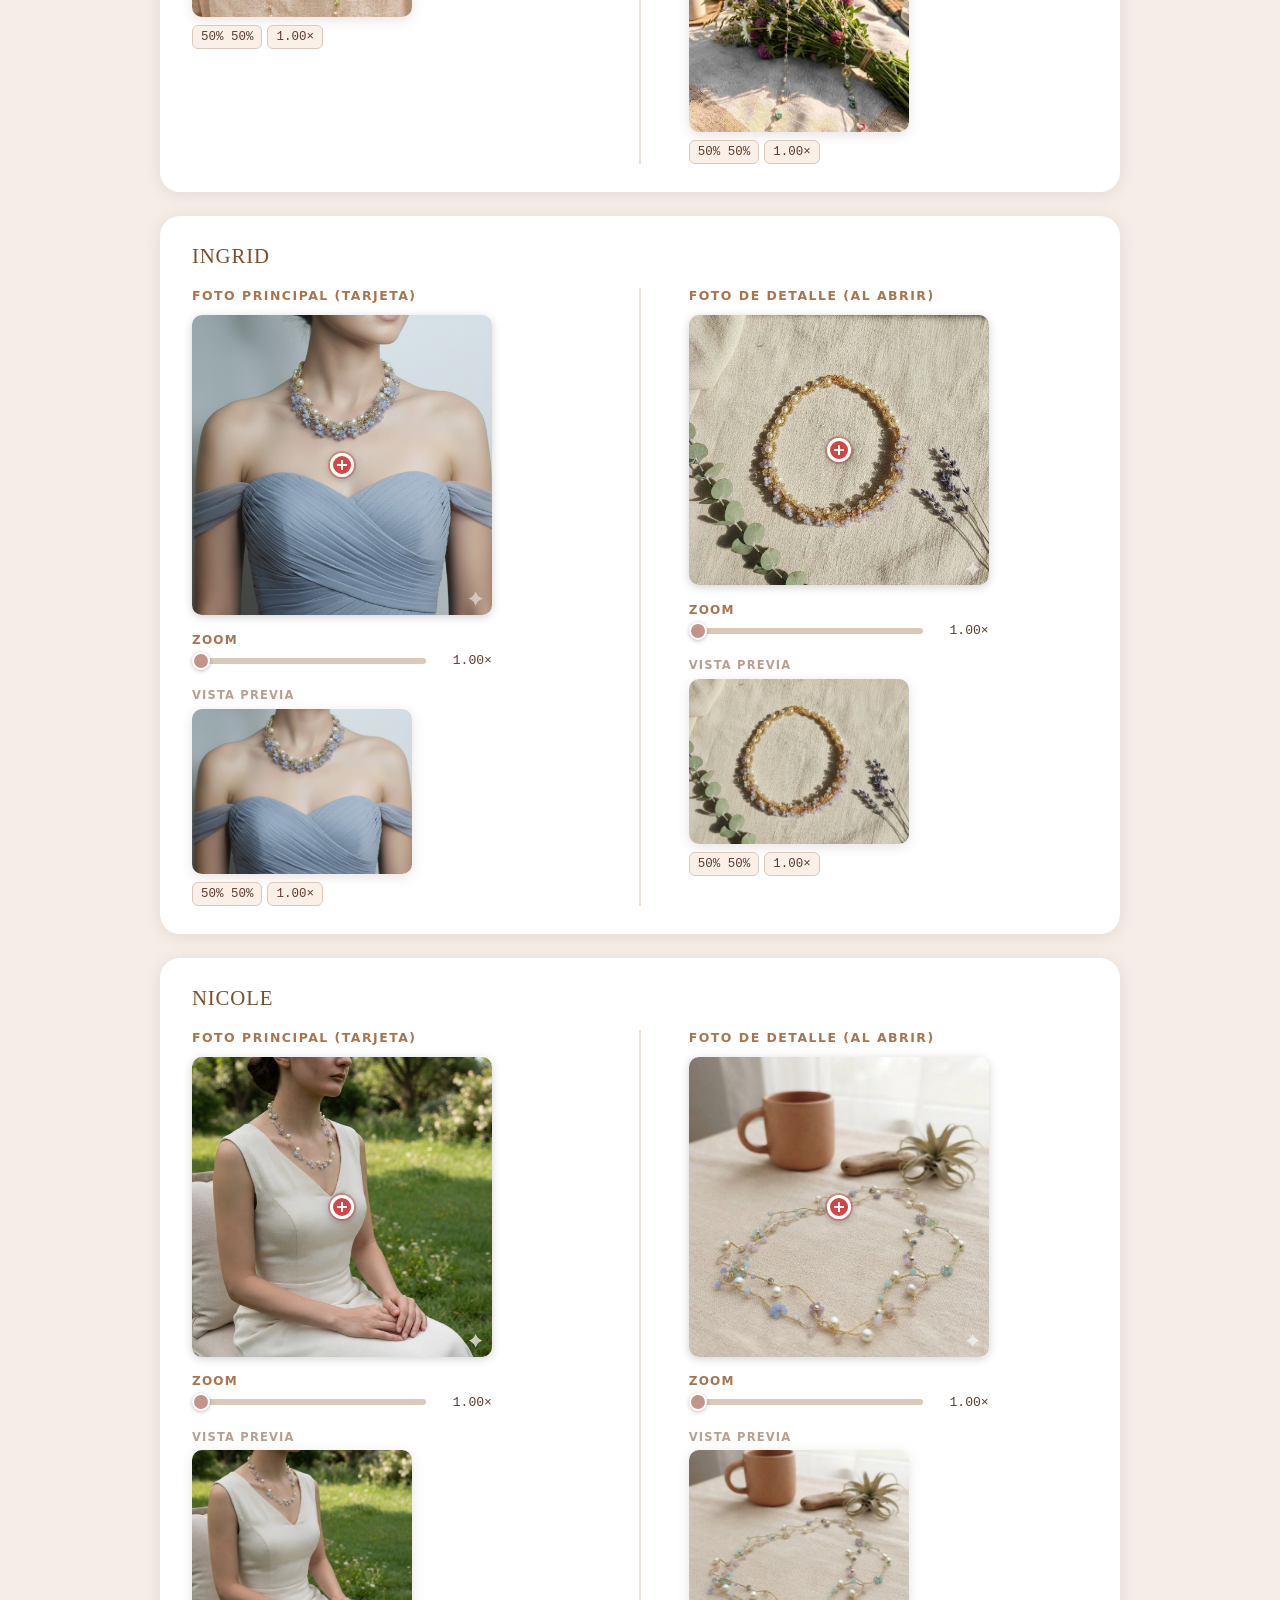
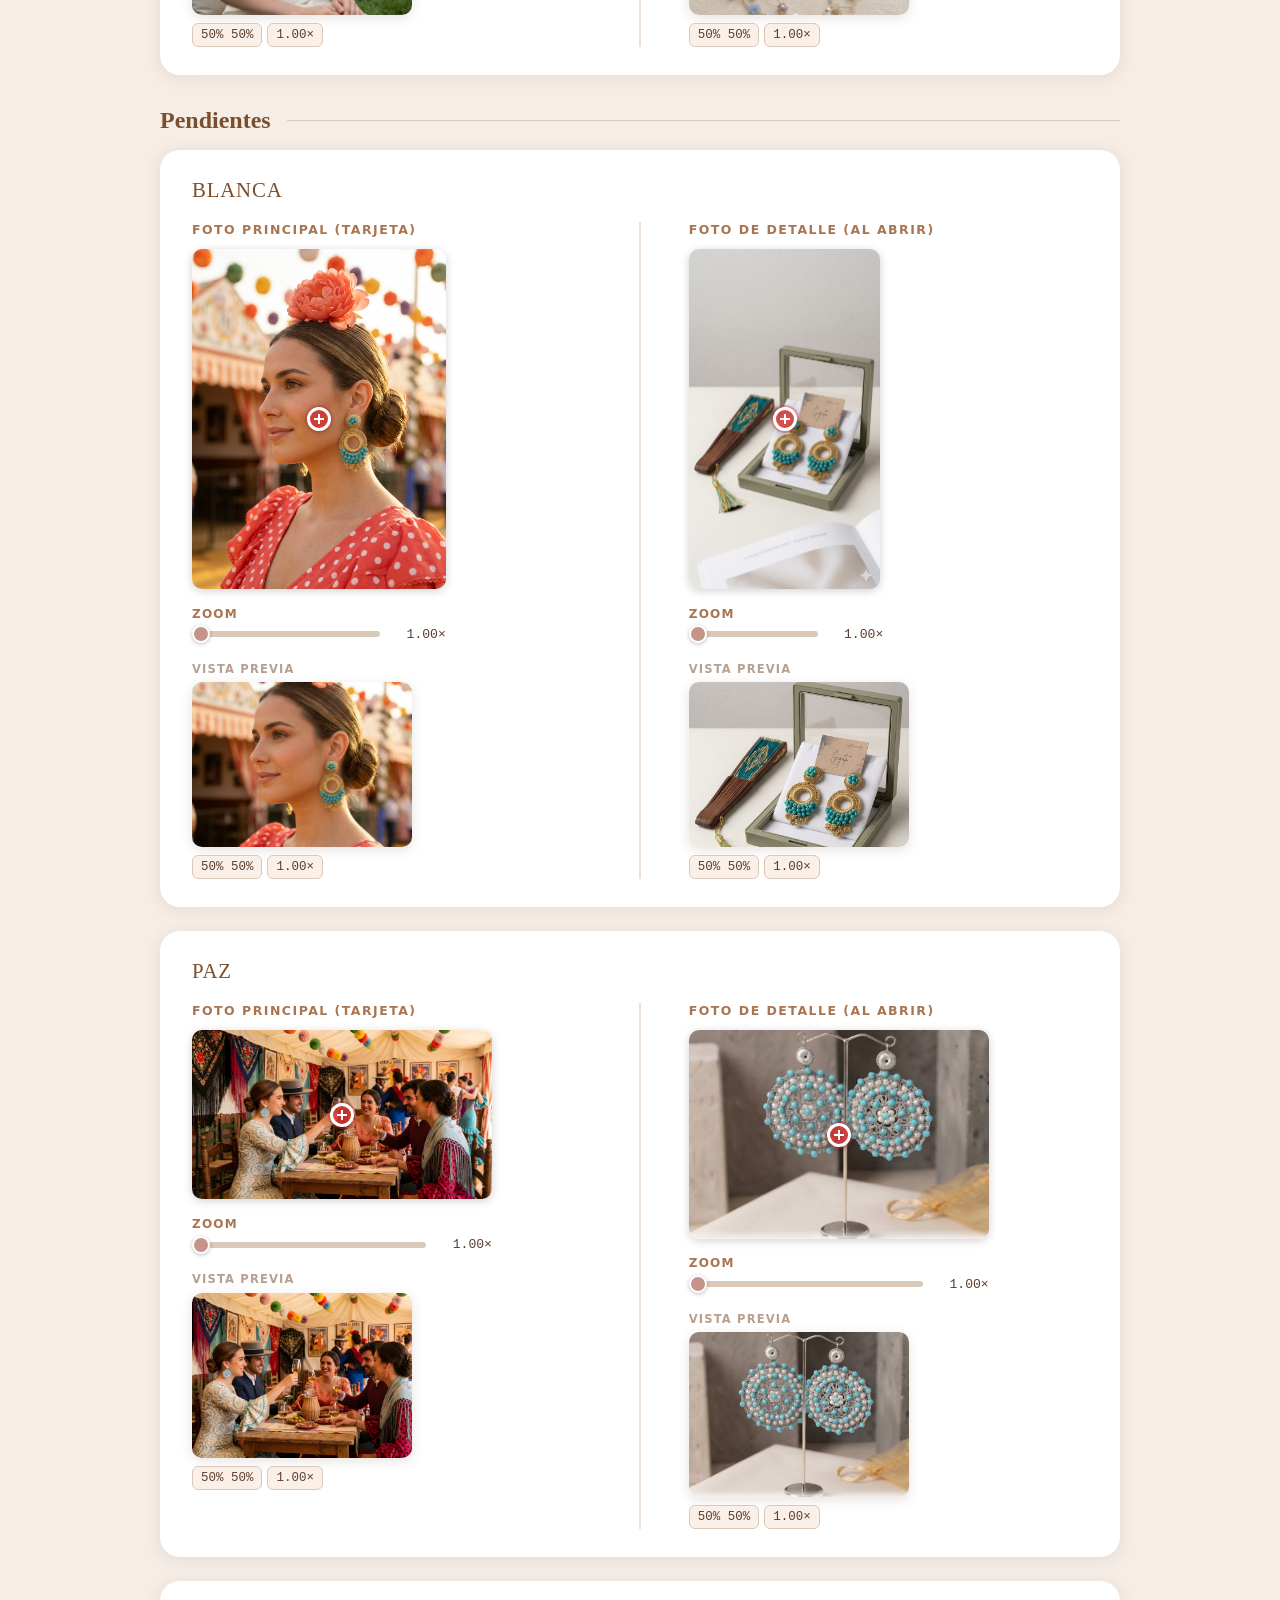
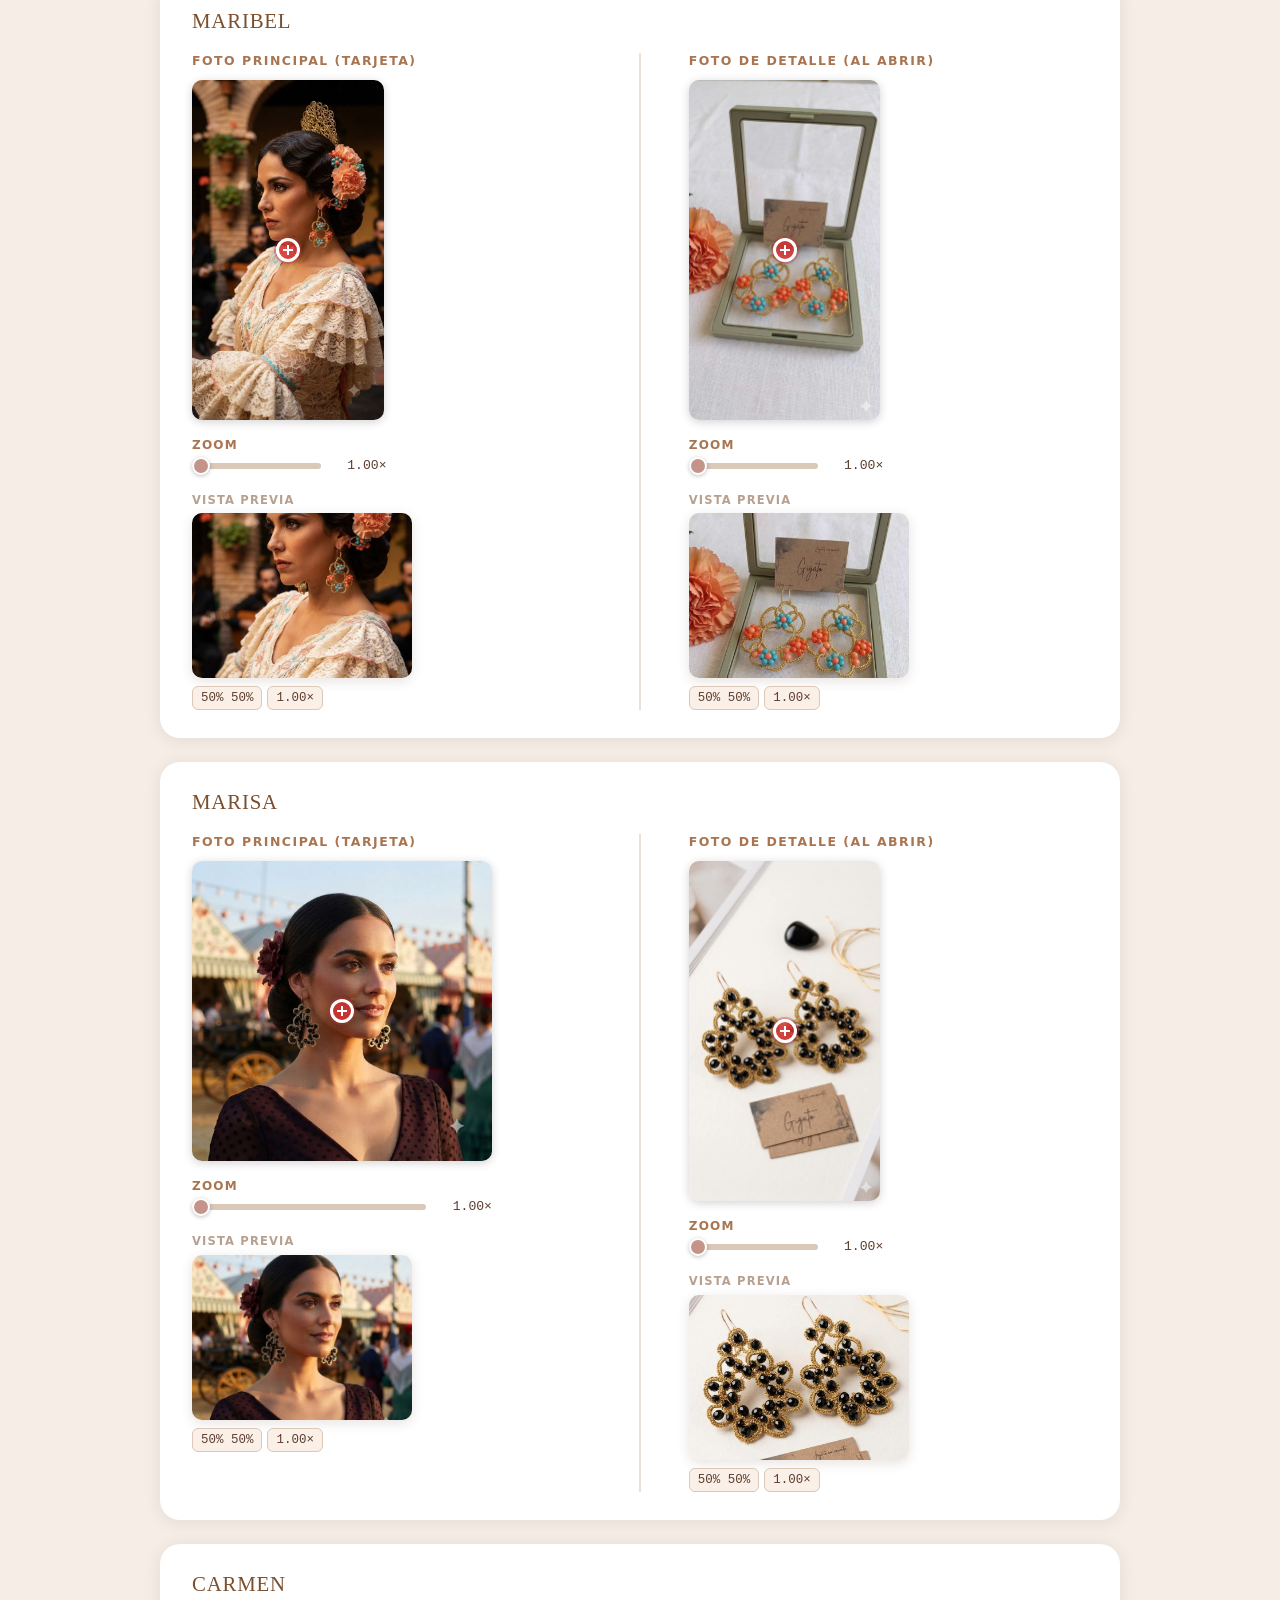
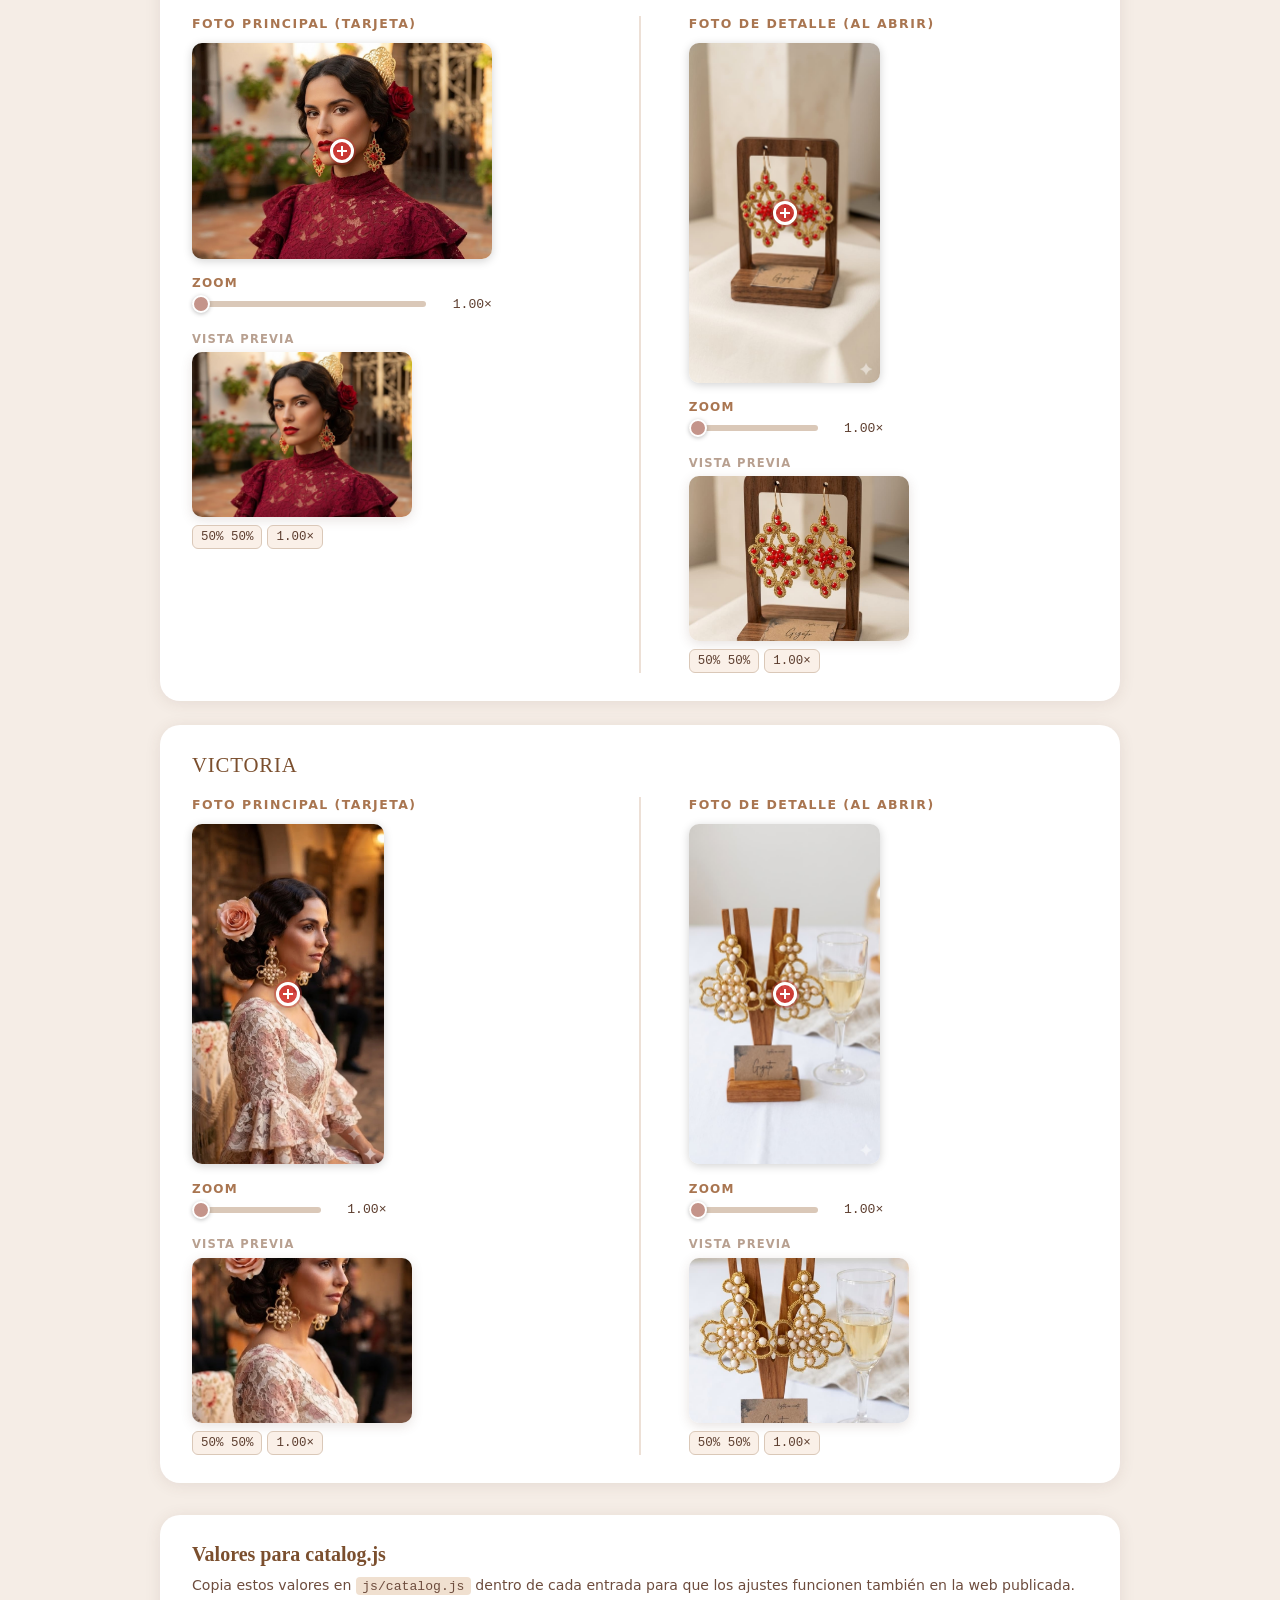
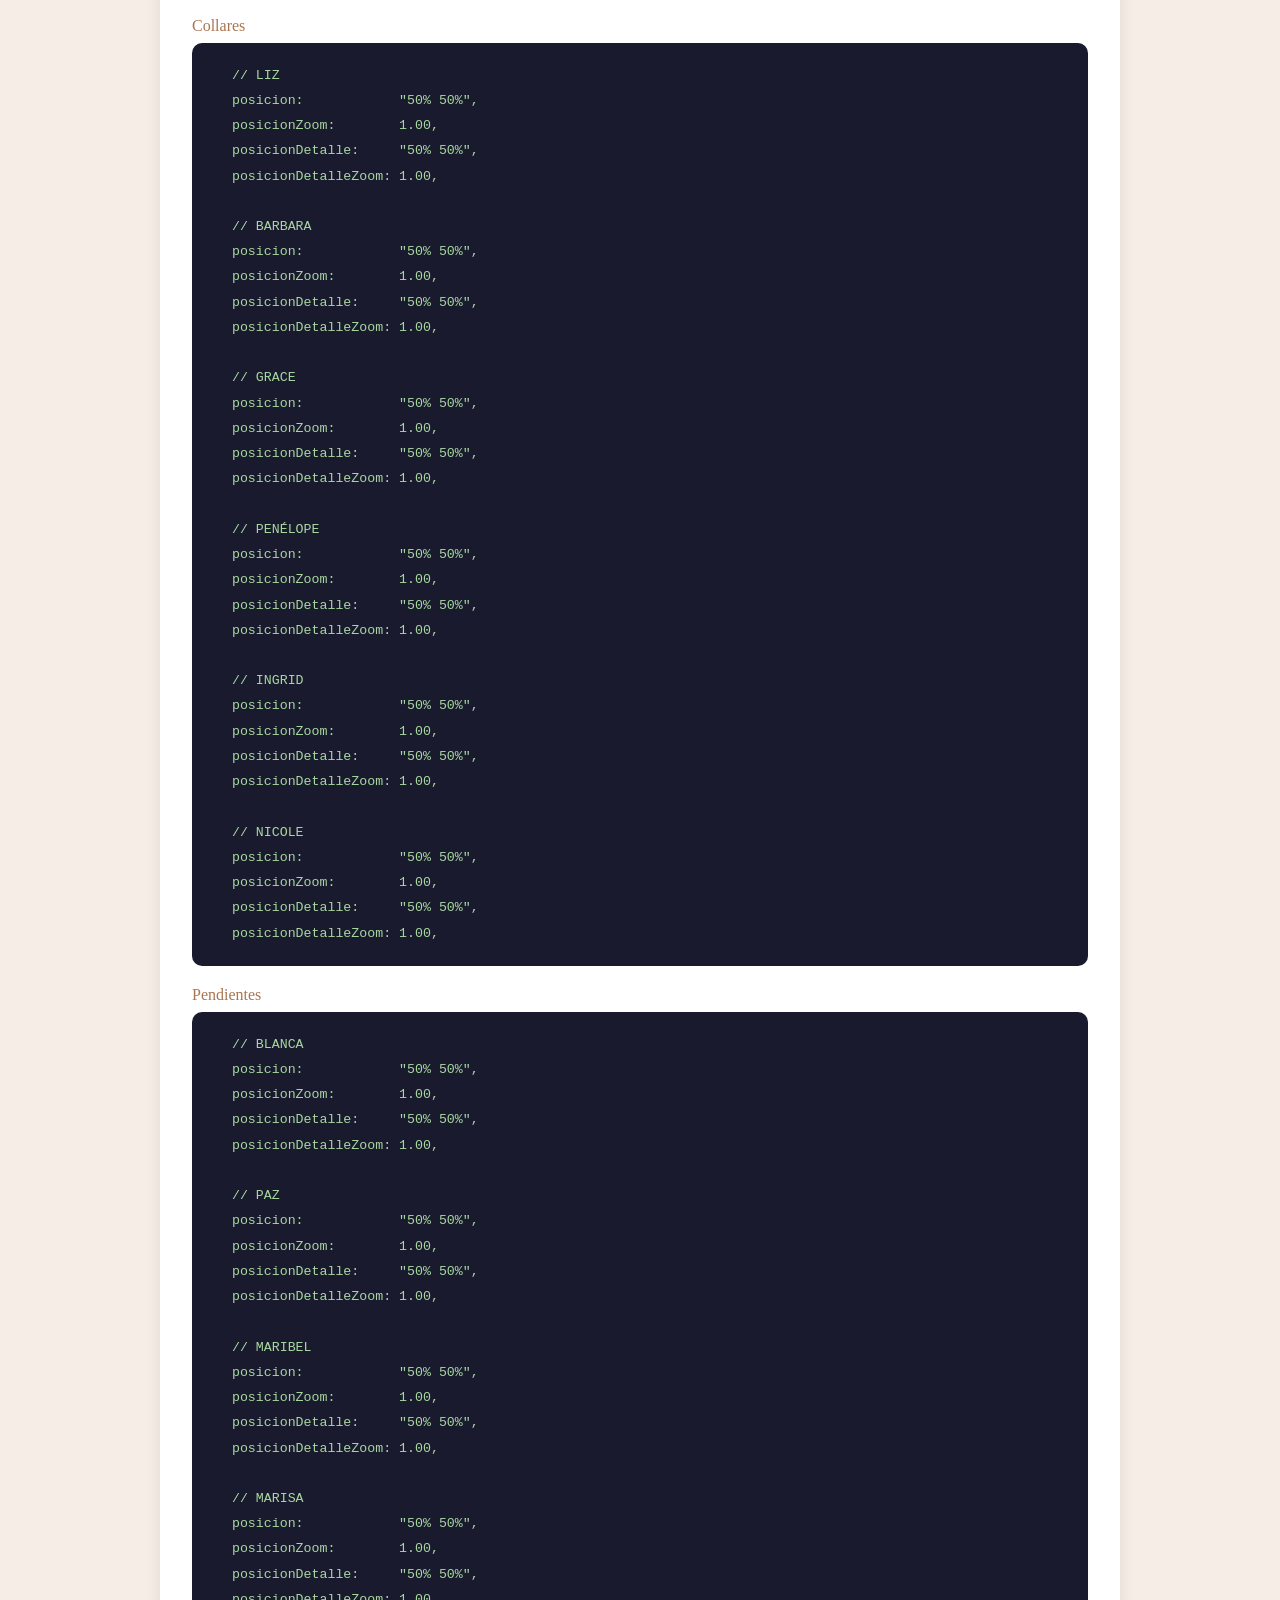
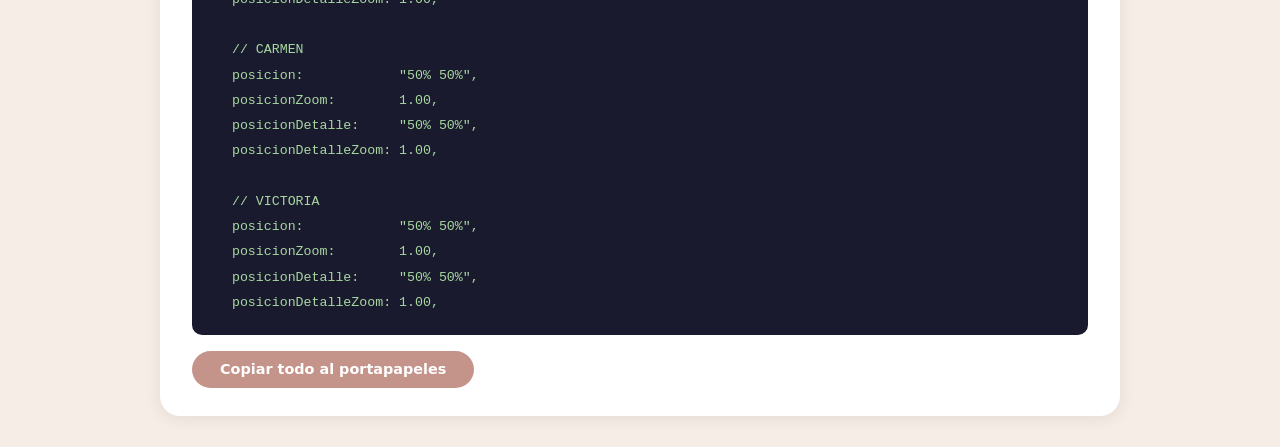
<file: ajustar-fotos.html>
<!DOCTYPE html>
<html lang="es">
<head>
  <meta charset="UTF-8" />
  <meta name="viewport" content="width=device-width, initial-scale=1.0" />
  <title>Ajustar encuadre — Collares y Pendientes</title>
  <style>
    * { box-sizing: border-box; margin: 0; padding: 0; }

    body {
      font-family: system-ui, -apple-system, sans-serif;
      background: #f5ede6;
      color: #3a2416;
      padding: 2rem 1.5rem;
    }

    .cabecera {
      max-width: 960px;
      margin: 0 auto 2.5rem;
    }
    .cabecera h1 {
      font-family: Georgia, serif;
      font-size: 2rem;
      color: #7b4f2e;
      margin-bottom: 0.75rem;
    }
    .cabecera p {
      color: #6d4c3d;
      font-size: 0.95rem;
      line-height: 1.7;
      max-width: 680px;
    }
    .cabecera code {
      background: #f0e0d0;
      padding: 0.1rem 0.4rem;
      border-radius: 4px;
      font-size: 0.85rem;
    }

    /* ── Cabecera de sección ──────────────────────────────── */
    .seccion-header {
      max-width: 960px;
      margin: 2rem auto 1rem;
      display: flex;
      align-items: center;
      gap: 1rem;
    }
    .seccion-header h2 {
      font-family: Georgia, serif;
      font-size: 1.5rem;
      color: #7b4f2e;
      white-space: nowrap;
    }
    .seccion-header::after {
      content: '';
      flex: 1;
      height: 1.5px;
      background: #dac8b8;
    }

    /* ── Bloque por pieza ──────────────────────────────────── */
    .pieza-bloque {
      background: white;
      border-radius: 20px;
      padding: 1.75rem 2rem;
      margin: 0 auto 1.5rem;
      max-width: 960px;
      box-shadow: 0 2px 16px rgba(92,61,46,0.1);
    }
    .pieza-nombre {
      font-family: Georgia, serif;
      font-size: 1.3rem;
      color: #7b4f2e;
      margin-bottom: 1.25rem;
      letter-spacing: 0.04em;
    }

    .imagenes-fila {
      display: flex;
      gap: 2.5rem;
      flex-wrap: wrap;
    }
    .imagen-bloque {
      flex: 1;
      min-width: 260px;
    }
    .imagen-titulo {
      font-size: 0.78rem;
      font-weight: 700;
      text-transform: uppercase;
      letter-spacing: 0.12em;
      color: #a97550;
      margin-bottom: 0.75rem;
    }

    .imagen-layout {
      display: flex;
      gap: 1.25rem;
      align-items: flex-start;
      flex-wrap: wrap;
    }

    /* Área de enfoque */
    .focal-area {
      position: relative;
      cursor: crosshair;
      border-radius: 10px;
      overflow: hidden;
      box-shadow: 0 2px 10px rgba(0,0,0,0.18);
      display: inline-block;
      user-select: none;
      flex-shrink: 0;
    }
    .focal-area img {
      display: block;
      max-width: 300px;
      max-height: 340px;
      width: auto;
      height: auto;
      pointer-events: none;
      user-select: none;
      -webkit-user-drag: none;
    }
    .focal-point {
      position: absolute;
      width: 24px;
      height: 24px;
      border-radius: 50%;
      background: rgba(210, 50, 50, 0.85);
      border: 3px solid white;
      box-shadow: 0 0 0 2px rgba(210,50,50,0.35), 0 2px 8px rgba(0,0,0,0.35);
      transform: translate(-50%, -50%);
      pointer-events: none;
    }
    .focal-point::before,
    .focal-point::after {
      content: '';
      position: absolute;
      background: white;
      top: 50%; left: 50%;
    }
    .focal-point::before { width: 2px; height: 10px; transform: translate(-50%,-50%); }
    .focal-point::after  { width: 10px; height: 2px; transform: translate(-50%,-50%); }

    /* Control de zoom */
    .zoom-control {
      margin-top: 0.85rem;
    }
    .zoom-label {
      font-size: 0.75rem;
      font-weight: 700;
      text-transform: uppercase;
      letter-spacing: 0.1em;
      color: #a97550;
      display: block;
      margin-bottom: 0.4rem;
    }
    .zoom-fila {
      display: flex;
      align-items: center;
      gap: 0.6rem;
    }
    .zoom-slider {
      -webkit-appearance: none;
      appearance: none;
      width: 100%;
      max-width: 280px;
      height: 6px;
      border-radius: 3px;
      background: #dac8b8;
      outline: none;
      cursor: pointer;
    }
    .zoom-slider::-webkit-slider-thumb {
      -webkit-appearance: none;
      width: 18px;
      height: 18px;
      border-radius: 50%;
      background: #c4948a;
      border: 2px solid white;
      box-shadow: 0 1px 4px rgba(0,0,0,0.25);
      cursor: pointer;
    }
    .zoom-slider::-webkit-slider-thumb:hover { background: #7b4f2e; }
    .zoom-valor {
      font-family: 'Courier New', monospace;
      font-size: 0.82rem;
      color: #5c3d2e;
      min-width: 3.5rem;
      text-align: right;
      flex-shrink: 0;
    }

    /* Vista previa */
    .preview-col { flex-shrink: 0; }
    .preview-label {
      font-size: 0.72rem;
      font-weight: 700;
      text-transform: uppercase;
      letter-spacing: 0.1em;
      color: #b8a090;
      margin-bottom: 0.4rem;
    }
    .preview-card {
      width: 220px;
      height: 165px;
      border-radius: 10px;
      overflow: hidden;
      box-shadow: 0 3px 12px rgba(92,61,46,0.15);
    }
    .preview-card img {
      width: 100%;
      height: 100%;
      object-fit: cover;
      pointer-events: none;
      -webkit-user-drag: none;
    }
    .valor-display {
      margin-top: 0.5rem;
      font-family: 'Courier New', monospace;
      font-size: 0.78rem;
      background: #faf0e8;
      border: 1.5px solid #dac8b8;
      padding: 0.25rem 0.5rem;
      border-radius: 6px;
      color: #5c3d2e;
      display: inline-block;
    }

    /* ── Panel de exportación ──────────────────────────────── */
    .export-panel {
      background: white;
      border-radius: 20px;
      padding: 1.75rem 2rem;
      max-width: 960px;
      margin: 2rem auto 0;
      box-shadow: 0 2px 16px rgba(92,61,46,0.1);
    }
    .export-panel h2 {
      font-family: Georgia, serif;
      color: #7b4f2e;
      font-size: 1.25rem;
      margin-bottom: 0.5rem;
    }
    .export-panel .nota {
      color: #6d4c3d;
      font-size: 0.88rem;
      line-height: 1.6;
      margin-bottom: 1.25rem;
    }
    .export-panel .nota code {
      background: #f0e0d0;
      padding: 0.1rem 0.4rem;
      border-radius: 4px;
      font-size: 0.82rem;
    }
    .export-subtitulo {
      font-family: Georgia, serif;
      color: #a97550;
      font-size: 1rem;
      margin: 1.25rem 0 0.5rem;
    }
    pre {
      background: #1a1a2e;
      color: #a8d8a0;
      padding: 1.25rem 1.5rem;
      border-radius: 10px;
      font-family: 'Courier New', monospace;
      font-size: 0.83rem;
      line-height: 1.9;
      overflow-x: auto;
      margin-bottom: 1rem;
    }
    .btn-copiar {
      background: #c4948a;
      color: white;
      border: none;
      padding: 0.65rem 1.75rem;
      border-radius: 50px;
      font-size: 0.9rem;
      font-weight: 600;
      cursor: pointer;
      transition: background 0.2s;
      font-family: inherit;
    }
    .btn-copiar:hover { background: #7b4f2e; }
    .btn-copiar.copiado { background: #4caa6e; }

    .divisor-vertical {
      width: 1.5px;
      background: #ede0d6;
      flex-shrink: 0;
      align-self: stretch;
      margin: 0 0.5rem;
    }
  </style>
</head>
<body>

  <div class="cabecera">
    <h1>Ajustar encuadre de imágenes</h1>
    <p>
      Haz clic o arrastra el <strong>punto rojo</strong> para elegir qué parte de la imagen se verá.
      Usa el <strong>deslizador de zoom</strong> para acercar o alejar el encuadre.<br><br>
      Cada pieza tiene <strong>dos ajustes independientes</strong>: la foto principal (tarjeta)
      y la foto de detalle (al abrir la pieza).<br><br>
      Los cambios se aplican solos al recargar <code>index.html</code>. Para publicarlos en la web,
      copia los valores del panel de exportación y pégalos en <code>js/catalog.js</code>.
    </p>
  </div>

  <div class="seccion-header"><h2>Collares</h2></div>
  <div id="contenedor-collares"></div>

  <div class="seccion-header"><h2>Pendientes</h2></div>
  <div id="contenedor-pendientes"></div>

  <div class="export-panel">
    <h2>Valores para catalog.js</h2>
    <p class="nota">
      Copia estos valores en <code>js/catalog.js</code> dentro de cada entrada
      para que los ajustes funcionen también en la web publicada.
    </p>

    <div class="export-subtitulo">Collares</div>
    <pre id="export-pre-collares"></pre>

    <div class="export-subtitulo">Pendientes</div>
    <pre id="export-pre-pendientes"></pre>

    <button class="btn-copiar" id="btn-copiar" onclick="copiarValores()">
      Copiar todo al portapapeles
    </button>
  </div>

  <script>
    const COLLARES_FOTOS = [
      { id: "liz",      nombre: "LIZ",      main: "images/collares/liz-main.jpg",      detalle: "images/collares/liz-detalle.jpg" },
      { id: "barbara",  nombre: "BARBARA",  main: "images/collares/barbara-main.jpg",  detalle: "images/collares/barbara-detalle.jpg" },
      { id: "grace",    nombre: "GRACE",    main: "images/collares/grace-main.jpg",    detalle: "images/collares/grace-detalle.jpg" },
      { id: "penelope", nombre: "PENÉLOPE", main: "images/collares/penelope-main.jpg", detalle: "images/collares/penelope-detalle.jpg" },
      { id: "ingrid",   nombre: "INGRID",   main: "images/collares/ingrid-main.jpg",   detalle: "images/collares/ingrid-detalle.jpg" },
      { id: "nicole",   nombre: "NICOLE",   main: "images/collares/nicole-main.jpg",   detalle: "images/collares/nicole-detalle.jpg" },
    ];

    const PENDIENTES_FOTOS = [
      { id: "blanca",   nombre: "BLANCA",   main: "images/pendientes/P.Blanca-main.jpg",   detalle: "images/pendientes/P.Blanca-detalle.jpg" },
      { id: "paz",      nombre: "PAZ",      main: "images/pendientes/P.Paz-main.jpg",      detalle: "images/pendientes/P.Paz-detalle.jpg" },
      { id: "maribel",  nombre: "MARIBEL",  main: "images/pendientes/P.Maribel-main.jpg",  detalle: "images/pendientes/P.Maribel-detalle.jpg" },
      { id: "marisa",   nombre: "MARISA",   main: "images/pendientes/P.Marisa-main.jpg",   detalle: "images/pendientes/P.Marisa-detalle.jpg" },
      { id: "carmen",   nombre: "CARMEN",   main: "images/pendientes/P.Carmen-main.jpg",   detalle: "images/pendientes/P.Carmen-detalle.jpg" },
      { id: "victoria", nombre: "VICTORIA", main: "images/pendientes/P.Victoria-main.jpg", detalle: "images/pendientes/P.Victoria-detalle.jpg" },
    ];

    // ── Almacenamiento ─────────────────────────────────────────────────────
    const KEY = "posiciones_pendientes_v1";
    const datos = JSON.parse(localStorage.getItem(KEY) || "{}");

    function cargar(key) {
      return datos[key] || { fx: 50, fy: 50, zoom: 1 };
    }
    function guardar(key, fx, fy, zoom) {
      datos[key] = { fx, fy, zoom };
      localStorage.setItem(KEY, JSON.stringify(datos));
    }
    function posStr(key) {
      const { fx, fy } = datos[key] || { fx: 50, fy: 50 };
      return `${Math.round(fx)}% ${Math.round(fy)}%`;
    }
    function zoomVal(key) {
      return (datos[key] && datos[key].zoom != null) ? datos[key].zoom : 1;
    }

    // ── Panel de exportación ───────────────────────────────────────────────
    function actualizarExport() {
      const lineasCollares = COLLARES_FOTOS.flatMap(p => [
        `  // ${p.nombre}`,
        `  posicion:            "${posStr(p.id)}",`,
        `  posicionZoom:        ${zoomVal(p.id).toFixed(2)},`,
        `  posicionDetalle:     "${posStr(p.id + '_detalle')}",`,
        `  posicionDetalleZoom: ${zoomVal(p.id + '_detalle').toFixed(2)},`,
        '',
      ]);
      document.getElementById("export-pre-collares").textContent = lineasCollares.join("\n");

      const lineasPendientes = PENDIENTES_FOTOS.flatMap(p => [
        `  // ${p.nombre}`,
        `  posicion:            "${posStr(p.id)}",`,
        `  posicionZoom:        ${zoomVal(p.id).toFixed(2)},`,
        `  posicionDetalle:     "${posStr(p.id + '_detalle')}",`,
        `  posicionDetalleZoom: ${zoomVal(p.id + '_detalle').toFixed(2)},`,
        '',
      ]);
      document.getElementById("export-pre-pendientes").textContent = lineasPendientes.join("\n");
    }

    // ── Crear bloque de ajuste para una imagen ─────────────────────────────
    function crearAjuste(contenedor, storageKey, srcImagen, labelTipo) {
      const pos = cargar(storageKey);

      const wrap = document.createElement("div");
      wrap.className = "imagen-bloque";
      wrap.innerHTML = `
        <div class="imagen-titulo">${labelTipo}</div>
        <div class="imagen-layout">
          <div>
            <div class="focal-area">
              <img class="focal-img" src="${srcImagen}" alt="" />
              <div class="focal-point"></div>
            </div>
            <div class="zoom-control">
              <span class="zoom-label">Zoom</span>
              <div class="zoom-fila">
                <input type="range" class="zoom-slider" min="1" max="2.5" step="0.05" value="${pos.zoom || 1}" />
                <span class="zoom-valor">${(pos.zoom || 1).toFixed(2)}×</span>
              </div>
            </div>
          </div>
          <div class="preview-col">
            <div class="preview-label">Vista previa</div>
            <div class="preview-card">
              <img class="preview-img" src="${srcImagen}" alt="" />
            </div>
            <div class="valor-display pos-display">${posStr(storageKey)}</div>
            <div class="valor-display zoom-display">${(pos.zoom || 1).toFixed(2)}×</div>
          </div>
        </div>
      `;
      contenedor.appendChild(wrap);

      const focalArea   = wrap.querySelector(".focal-area");
      const dot         = wrap.querySelector(".focal-point");
      const previewImg  = wrap.querySelector(".preview-img");
      const posDisplay  = wrap.querySelector(".pos-display");
      const zoomDisplay = wrap.querySelector(".zoom-display");
      const imgEl       = wrap.querySelector(".focal-img");
      const zoomSlider  = wrap.querySelector(".zoom-slider");

      function aplicar(fx, fy, zoom) {
        fx   = Math.max(0, Math.min(100, fx));
        fy   = Math.max(0, Math.min(100, fy));
        zoom = Math.max(1, Math.min(2.5, zoom));
        guardar(storageKey, fx, fy, zoom);

        dot.style.left = `${fx}%`;
        dot.style.top  = `${fy}%`;

        previewImg.style.objectPosition = `${Math.round(fx)}% ${Math.round(fy)}%`;
        previewImg.style.transform       = `scale(${zoom})`;
        previewImg.style.transformOrigin = `${Math.round(fx)}% ${Math.round(fy)}%`;

        posDisplay.textContent  = posStr(storageKey);
        zoomDisplay.textContent = `${zoom.toFixed(2)}×`;
        zoomSlider.value        = zoom;

        actualizarExport();
      }

      const init = () => aplicar(pos.fx, pos.fy, pos.zoom || 1);
      if (imgEl.complete) init(); else imgEl.addEventListener("load", init);

      // Zoom slider
      zoomSlider.addEventListener("input", () => {
        const d = datos[storageKey] || { fx: 50, fy: 50 };
        aplicar(d.fx, d.fy, parseFloat(zoomSlider.value));
      });

      // Focal point drag
      function coords(e) {
        const r  = focalArea.getBoundingClientRect();
        const cx = e.touches ? e.touches[0].clientX : e.clientX;
        const cy = e.touches ? e.touches[0].clientY : e.clientY;
        return { fx: (cx - r.left) / r.width * 100, fy: (cy - r.top) / r.height * 100 };
      }

      let drag = false;
      focalArea.addEventListener("mousedown",  e => { drag = true;  const {fx,fy} = coords(e); aplicar(fx, fy, zoomVal(storageKey)); e.preventDefault(); });
      document.addEventListener("mousemove",   e => { if (!drag) return; const {fx,fy} = coords(e); aplicar(fx, fy, zoomVal(storageKey)); });
      document.addEventListener("mouseup",     () => { drag = false; });
      focalArea.addEventListener("touchstart", e => { drag = true;  const {fx,fy} = coords(e); aplicar(fx, fy, zoomVal(storageKey)); e.preventDefault(); }, { passive: false });
      document.addEventListener("touchmove",   e => { if (!drag) return; const {fx,fy} = coords(e); aplicar(fx, fy, zoomVal(storageKey)); }, { passive: true });
      document.addEventListener("touchend",    () => { drag = false; });
    }

    // ── Crear bloque por pieza ─────────────────────────────────────────────
    function crearBloque(p, contenedorId) {
      const bloque = document.createElement("div");
      bloque.className = "pieza-bloque";

      const titulo = document.createElement("div");
      titulo.className = "pieza-nombre";
      titulo.textContent = p.nombre;
      bloque.appendChild(titulo);

      const fila = document.createElement("div");
      fila.className = "imagenes-fila";
      bloque.appendChild(fila);

      crearAjuste(fila, p.id,              p.main,    "Foto principal (tarjeta)");

      const divisor = document.createElement("div");
      divisor.className = "divisor-vertical";
      fila.appendChild(divisor);

      crearAjuste(fila, p.id + "_detalle", p.detalle, "Foto de detalle (al abrir)");

      document.getElementById(contenedorId).appendChild(bloque);
    }

    // ── Copiar ─────────────────────────────────────────────────────────────
    function copiarValores() {
      const texto =
        "// ── COLLARES ──\n" +
        document.getElementById("export-pre-collares").textContent +
        "\n// ── PENDIENTES ──\n" +
        document.getElementById("export-pre-pendientes").textContent;

      navigator.clipboard.writeText(texto).then(() => {
        const btn = document.getElementById("btn-copiar");
        btn.textContent = "¡Copiado!";
        btn.classList.add("copiado");
        setTimeout(() => { btn.textContent = "Copiar todo al portapapeles"; btn.classList.remove("copiado"); }, 2500);
      });
    }

    // ── Arrancar ───────────────────────────────────────────────────────────
    COLLARES_FOTOS.forEach(p  => crearBloque(p,  "contenedor-collares"));
    PENDIENTES_FOTOS.forEach(p => crearBloque(p, "contenedor-pendientes"));
    actualizarExport();
  </script>

</body>
</html>
</file>
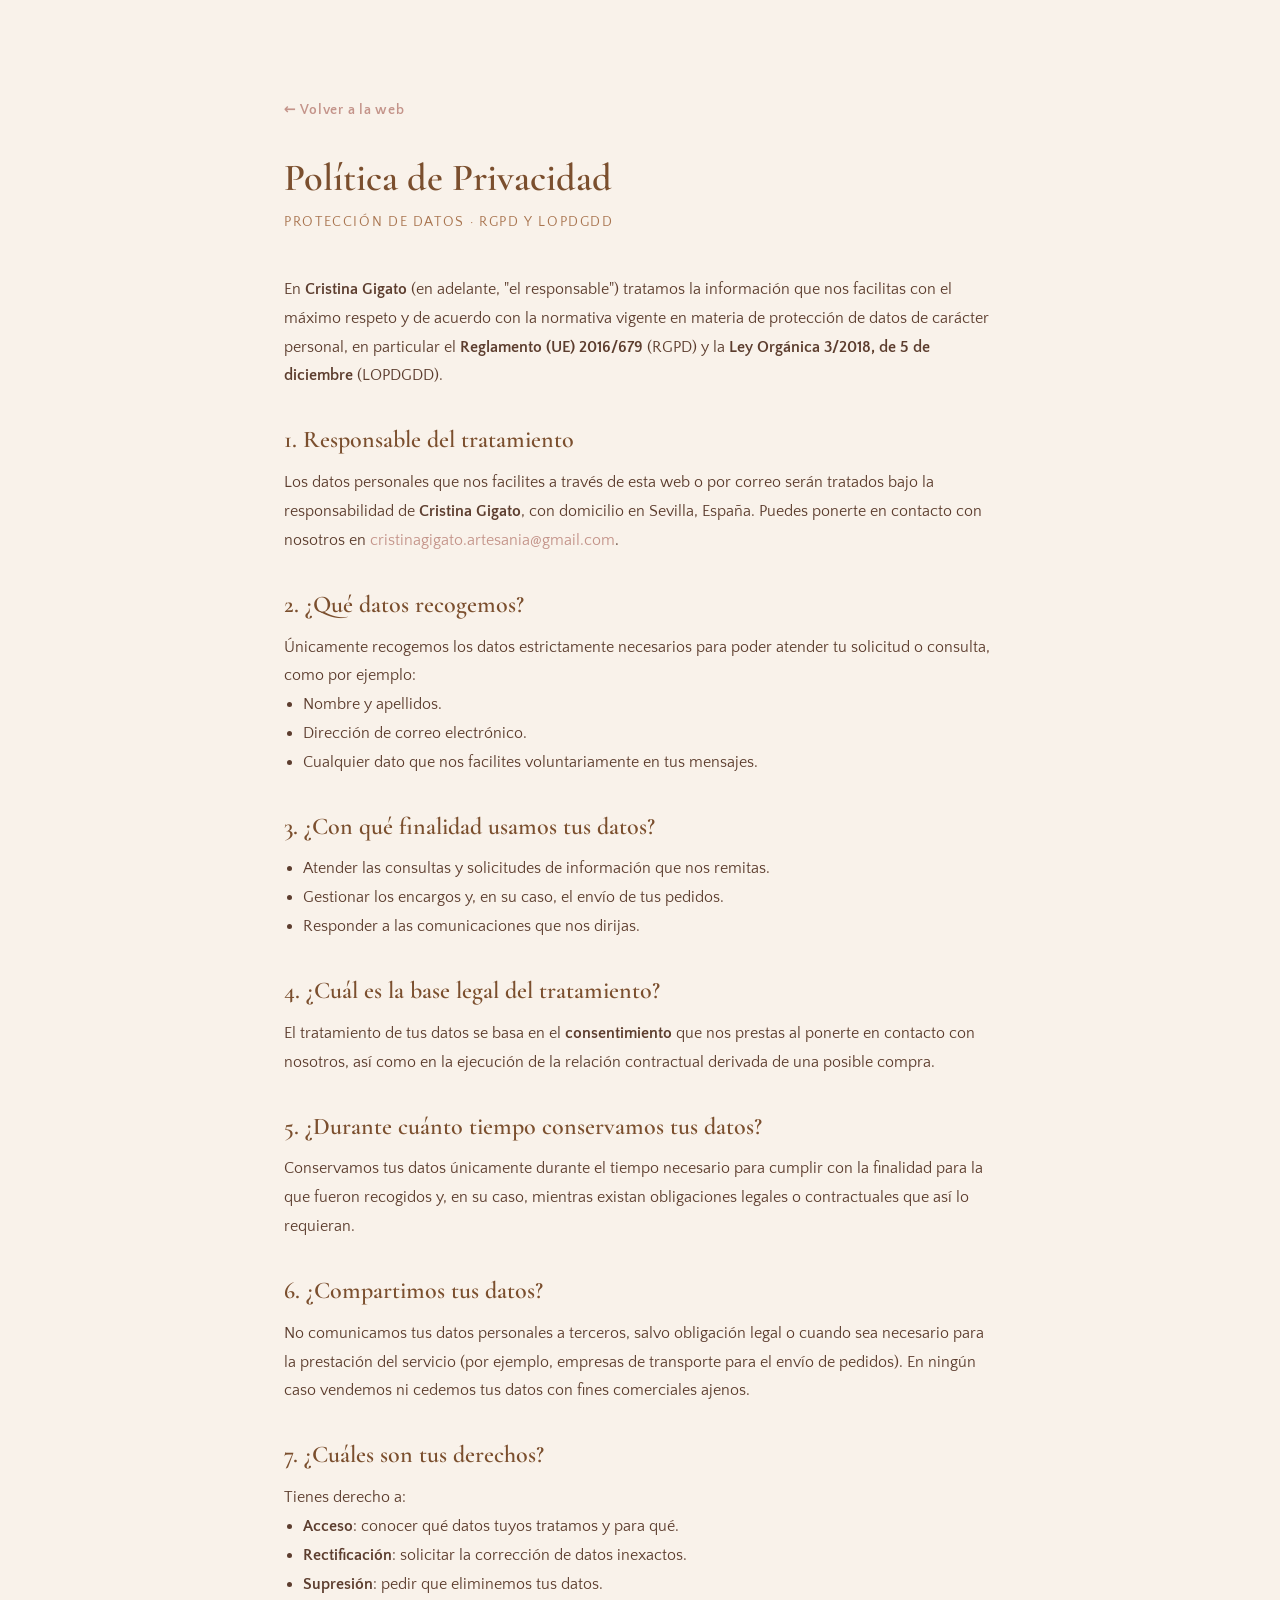
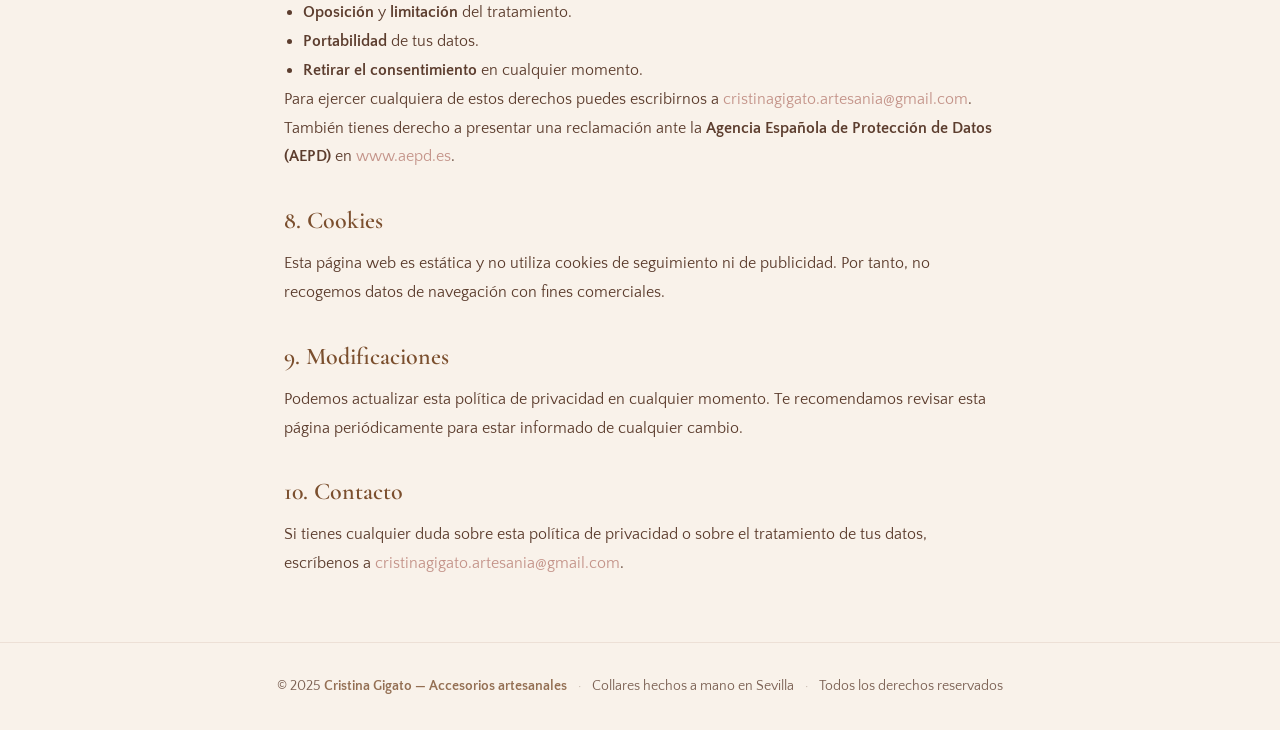
<file: privacidad.html>
<!DOCTYPE html>
<html lang="es">
<head>
  <meta charset="UTF-8" />
  <meta name="viewport" content="width=device-width, initial-scale=1.0" />
  <title>Política de Privacidad — Cristina Gigato</title>
  <meta name="description" content="Política de privacidad y protección de datos de Cristina Gigato, accesorios artesanales." />

  <!-- Fuentes de Google -->
  <link rel="preconnect" href="https://fonts.googleapis.com" />
  <link rel="preconnect" href="https://fonts.gstatic.com" crossorigin />
  <link href="https://fonts.googleapis.com/css2?family=Cormorant+Garamond:ital,wght@0,400;0,600;0,700;1,400&family=Quattrocento+Sans:ital,wght@0,400;0,700;1,400&family=Tangerine:wght@400;700&display=swap" rel="stylesheet" />

  <link rel="icon" href="data:image/svg+xml,<svg xmlns='http://www.w3.org/2000/svg' viewBox='0 0 100 100'><text y='.9em' font-size='90'>🪡</text></svg>" />
  <link rel="stylesheet" href="css/styles.css?v=52" />
  <style>
    body { background-color: var(--crema); }
    .legal-wrap { max-width: 760px; margin: 0 auto; padding: 6rem 1.5rem 4rem; }
    .legal-wrap h1 {
      font-family: var(--fuente-titulo);
      font-size: 2.4rem;
      font-weight: 600;
      color: var(--marron);
      margin-bottom: 0.5rem;
    }
    .legal-wrap .legal-sub {
      color: var(--marron-claro);
      font-size: 0.85rem;
      letter-spacing: 0.12em;
      text-transform: uppercase;
      margin-bottom: 2.5rem;
    }
    .legal-wrap h2 {
      font-family: var(--fuente-titulo);
      font-size: 1.5rem;
      font-weight: 600;
      color: var(--marron);
      margin: 2.2rem 0 0.8rem;
    }
    .legal-wrap p, .legal-wrap li {
      color: var(--marron-texto);
      line-height: 1.8;
      font-size: 1rem;
    }
    .legal-wrap ul { padding-left: 1.2rem; }
    .legal-wrap a { color: var(--malva); }
    .legal-back {
      display: inline-block;
      margin-bottom: 2rem;
      color: var(--malva);
      text-decoration: none;
      font-weight: 700;
      font-size: 0.9rem;
      letter-spacing: 0.05em;
    }
  </style>
</head>
<body>

  <main>
    <div class="legal-wrap">
      <a href="index.html" class="legal-back">← Volver a la web</a>
      <h1>Política de Privacidad</h1>
      <p class="legal-sub">Protección de datos · RGPD y LOPDGDD</p>

      <p>En <strong>Cristina Gigato</strong> (en adelante, "el responsable") tratamos la información que nos facilitas con el máximo respeto y de acuerdo con la normativa vigente en materia de protección de datos de carácter personal, en particular el <strong>Reglamento (UE) 2016/679</strong> (RGPD) y la <strong>Ley Orgánica 3/2018, de 5 de diciembre</strong> (LOPDGDD).</p>

      <h2>1. Responsable del tratamiento</h2>
      <p>Los datos personales que nos facilites a través de esta web o por correo serán tratados bajo la responsabilidad de <strong>Cristina Gigato</strong>, con domicilio en Sevilla, España. Puedes ponerte en contacto con nosotros en <a href="mailto:cristinagigato.artesania@gmail.com">cristinagigato.artesania@gmail.com</a>.</p>

      <h2>2. ¿Qué datos recogemos?</h2>
      <p>Únicamente recogemos los datos estrictamente necesarios para poder atender tu solicitud o consulta, como por ejemplo:</p>
      <ul>
        <li>Nombre y apellidos.</li>
        <li>Dirección de correo electrónico.</li>
        <li>Cualquier dato que nos facilites voluntariamente en tus mensajes.</li>
      </ul>

      <h2>3. ¿Con qué finalidad usamos tus datos?</h2>
      <ul>
        <li>Atender las consultas y solicitudes de información que nos remitas.</li>
        <li>Gestionar los encargos y, en su caso, el envío de tus pedidos.</li>
        <li>Responder a las comunicaciones que nos dirijas.</li>
      </ul>

      <h2>4. ¿Cuál es la base legal del tratamiento?</h2>
      <p>El tratamiento de tus datos se basa en el <strong>consentimiento</strong> que nos prestas al ponerte en contacto con nosotros, así como en la ejecución de la relación contractual derivada de una posible compra.</p>

      <h2>5. ¿Durante cuánto tiempo conservamos tus datos?</h2>
      <p>Conservamos tus datos únicamente durante el tiempo necesario para cumplir con la finalidad para la que fueron recogidos y, en su caso, mientras existan obligaciones legales o contractuales que así lo requieran.</p>

      <h2>6. ¿Compartimos tus datos?</h2>
      <p>No comunicamos tus datos personales a terceros, salvo obligación legal o cuando sea necesario para la prestación del servicio (por ejemplo, empresas de transporte para el envío de pedidos). En ningún caso vendemos ni cedemos tus datos con fines comerciales ajenos.</p>

      <h2 id="proteccion-datos">7. ¿Cuáles son tus derechos?</h2>
      <p>Tienes derecho a:</p>
      <ul>
        <li><strong>Acceso</strong>: conocer qué datos tuyos tratamos y para qué.</li>
        <li><strong>Rectificación</strong>: solicitar la corrección de datos inexactos.</li>
        <li><strong>Supresión</strong>: pedir que eliminemos tus datos.</li>
        <li><strong>Oposición</strong> y <strong>limitación</strong> del tratamiento.</li>
        <li><strong>Portabilidad</strong> de tus datos.</li>
        <li><strong>Retirar el consentimiento</strong> en cualquier momento.</li>
      </ul>
      <p>Para ejercer cualquiera de estos derechos puedes escribirnos a <a href="mailto:cristinagigato.artesania@gmail.com">cristinagigato.artesania@gmail.com</a>. También tienes derecho a presentar una reclamación ante la <strong>Agencia Española de Protección de Datos (AEPD)</strong> en <a href="https://www.aepd.es" target="_blank" rel="noopener">www.aepd.es</a>.</p>

      <h2>8. Cookies</h2>
      <p>Esta página web es estática y no utiliza cookies de seguimiento ni de publicidad. Por tanto, no recogemos datos de navegación con fines comerciales.</p>

      <h2>9. Modificaciones</h2>
      <p>Podemos actualizar esta política de privacidad en cualquier momento. Te recomendamos revisar esta página periódicamente para estar informado de cualquier cambio.</p>

      <h2>10. Contacto</h2>
      <p>Si tienes cualquier duda sobre esta política de privacidad o sobre el tratamiento de tus datos, escríbenos a <a href="mailto:cristinagigato.artesania@gmail.com">cristinagigato.artesania@gmail.com</a>.</p>
    </div>
  </main>

  <!-- ══════════════ FOOTER ══════════════ -->
  <footer>
    <div class="contenedor">
      <p>
        © 2025 <strong>Cristina Gigato — Accesorios artesanales</strong>
        <span class="footer-separador">·</span>
        Collares hechos a mano en Sevilla
        <span class="footer-separador">·</span>
        Todos los derechos reservados
      </p>
    </div>
  </footer>

</body>
</html>
</file>
<file: css/styles.css>
/* ═══════════════════════════════════════════════════════════════
   COLECCIÓN CRISTINA GIGATO — Estilos principales
   Paleta: crema cálido · rosa malva · marrón tostado · blanco roto
   ═══════════════════════════════════════════════════════════════ */

/* ─── Variables ─────────────────────────────────────────────────────────── */
:root {
  --crema:       #f9f2ea;
  --crema-oscuro:#ede0d6;
  --malva:       #c4948a;
  --malva-claro: #ddb8b0;
  --malva-suave: #f0ddd8;
  --marron:      #7b4f2e;
  --marron-texto:#5c3d2e;
  --marron-claro:#a97550;
  --blanco:      #fefaf8;
  --sombra:      rgba(92, 61, 46, 0.12);
  --sombra-hover:rgba(92, 61, 46, 0.22);

  --fuente-titulo: 'Cormorant Garamond', Georgia, serif;
  --fuente-texto:  'Quattrocento Sans', system-ui, sans-serif;

  --radio: 16px;
  --radio-grande: 32px;
  --transicion: 0.25s ease;
}

/* ─── Reset & base ──────────────────────────────────────────────────────── */
*, *::before, *::after { box-sizing: border-box; margin: 0; padding: 0; }

html {
  scroll-behavior: smooth;
  font-size: 16px;
  overflow-x: hidden;
}

body {
  font-family: var(--fuente-texto);
  font-weight: 400;
  background-color: var(--crema);
  color: var(--marron-texto);
  line-height: 1.7;
  overflow-x: hidden;
  max-width: 100vw;
}

img { max-width: 100%; height: auto; display: block; }

a { color: inherit; text-decoration: none; }

/* ─── Tipografía ────────────────────────────────────────────────────────── */
h1, h2, h3, h4 {
  font-family: var(--fuente-titulo);
  font-weight: 400;
  color: var(--marron);
  line-height: 1.25;
}

h1 { font-size: clamp(2.8rem, 5.8vw, 7rem); }
h2 { font-size: clamp(1.5rem, 3vw, 2.4rem); }
h3 { font-size: clamp(1.1rem, 2vw, 1.5rem); }

.seccion-etiqueta {
  display: inline-block;
  font-size: 0.75rem;
  font-weight: 700;
  letter-spacing: 0.15em;
  text-transform: uppercase;
  color: var(--malva);
  margin-bottom: 0.5rem;
}

/* ─── Botones ───────────────────────────────────────────────────────────── */
.btn-principal {
  display: inline-block;
  padding: 0.75rem 1.75rem;
  background-color: #8C4A3E;
  color: var(--blanco);
  border: 2px solid #8C4A3E;
  border-radius: 0;
  font-family: var(--fuente-texto);
  font-size: 0.95rem;
  font-weight: 600;
  cursor: pointer;
  transition: background-color var(--transicion), transform var(--transicion), box-shadow var(--transicion);
}
.btn-principal:hover {
  background-color: var(--marron-texto);
  border-color: var(--marron-texto);
  transform: translateY(-2px);
  box-shadow: 0 6px 20px var(--sombra-hover);
}

.btn-secundario {
  display: inline-block;
  padding: 0.75rem 1.75rem;
  background-color: transparent;
  color: var(--marron);
  border: 2px solid var(--malva);
  border-radius: 0;
  font-family: var(--fuente-texto);
  font-size: 0.95rem;
  font-weight: 600;
  cursor: pointer;
  transition: all var(--transicion);
}
.btn-secundario:hover {
  background-color: var(--malva-suave);
  transform: translateY(-2px);
}

/* ─── Contenedor ────────────────────────────────────────────────────────── */
.contenedor {
  width: 100%;
  max-width: 1200px;
  margin: 0 auto;
  padding: 0 1.5rem;
}

/* ─── Secciones ─────────────────────────────────────────────────────────── */
.seccion {
  padding: 5rem 0;
}
.seccion-alternada {
  background-color: var(--crema);
}
.seccion-oscura {
  background-color: var(--crema-oscuro);
}
.seccion-titulo {
  text-align: center;
  margin-bottom: 3rem;
}
.seccion-titulo p {
  max-width: 580px;
  margin: 0.75rem auto 0;
  color: var(--marron-claro);
  font-size: 1.05rem;
}

/* ─── NAVBAR ────────────────────────────────────────────────────────────── */
.navbar {
  position: fixed;
  top: 0;
  left: 0;
  width: 100%;
  z-index: 1000;
  padding: 1.25rem 0;
  transition: background-color var(--transicion), box-shadow var(--transicion), padding var(--transicion);
}
.navbar.scrolled {
  background-color: var(--blanco);
  box-shadow: 0 2px 16px var(--sombra);
  padding: 0.75rem 0;
}
.navbar-inner {
  display: flex;
  align-items: center;
  justify-content: space-between;
}
.navbar-logo {
  font-family: var(--fuente-titulo);
  font-size: 1.7rem;
  font-weight: 600;
  color: var(--marron);
  letter-spacing: 0.02em;
}
.navbar-logo span {
  color: var(--malva);
}
#nav-links {
  display: flex;
  align-items: center;
  gap: 2rem;
  list-style: none;
}
#nav-links a {
  font-size: 0.9rem;
  font-weight: 600;
  color: var(--marron-texto);
  transition: color var(--transicion);
  letter-spacing: 0.03em;
}
#nav-links a:hover { color: var(--malva); }

.nav-cta {
  background-color: #8C4A3E;
  color: var(--blanco) !important;
  padding: 0.45rem 1.1rem;
  border-radius: 0;
  transition: background-color var(--transicion) !important;
}
.nav-cta:hover { background-color: var(--marron-texto) !important; }

#menu-toggle {
  display: none;
  background: none;
  border: none;
  cursor: pointer;
  flex-direction: column;
  gap: 5px;
  padding: 4px;
}
#menu-toggle span {
  display: block;
  width: 24px;
  height: 2px;
  background-color: var(--marron);
  border-radius: 2px;
  transition: all 0.3s;
}

/* ─── HERO ──────────────────────────────────────────────────────────────── */
#hero {
  min-height: 100vh;
  display: flex;
  align-items: center;
  background: linear-gradient(90deg, var(--crema) 0%, var(--crema) 45%, transparent 100%);
  position: relative;
  overflow: hidden;
  padding: 80px 0 4rem;
}
.hero-blob {
  position: absolute;
  border-radius: 50%;
  filter: blur(80px);
  opacity: 0.35;
  pointer-events: none;
}
.hero-blob-1 {
  width: 500px;
  height: 500px;
  background-color: var(--malva-claro);
  top: -100px;
  right: -100px;
}
.hero-blob-2 {
  width: 350px;
  height: 350px;
  background-color: var(--crema-oscuro);
  bottom: -50px;
  left: -80px;
}
.hero-inner {
  display: grid;
  grid-template-columns: 1fr 1fr;
  gap: 4rem;
  align-items: center;
  position: relative;
  z-index: 1;
}
.hero-texto {
  max-width: 640px;
}
.hero-texto h1 {
  margin-bottom: 1.25rem;
  color: #000;
}
.hero-texto h1 em {
  font-style: italic;
  color: #a8562f;
}
.hero-texto p {
  font-size: 1.25rem;
  color: var(--marron-claro);
  margin-bottom: 2rem;
  max-width: 580px;
}
.hero-acciones {
  display: flex;
  flex-wrap: wrap;
  gap: 1rem;
  align-items: center;
}
.hero-badge {
  display: flex;
  align-items: center;
  gap: 0.4rem;
  font-size: 0.85rem;
  color: var(--marron-claro);
  font-weight: 600;
}
.hero-badge svg {
  width: 18px;
  height: 18px;
  stroke: var(--malva);
}
.hero-imagen-wrapper {
  position: relative;
}
.hero-imagen-wrapper img {
  width: 100%;
  border-radius: 0;
  object-fit: cover;
  aspect-ratio: 4/5;
  box-shadow: 0 20px 60px var(--sombra);
}
.hero-imagen-badge {
  position: absolute;
  bottom: -1.5rem;
  left: -1.5rem;
  transform: none;
  z-index: 2;
  background-color: #fdf5ec;
  border: 0.5px solid rgba(123, 79, 46, 0.35);
  box-shadow: 0 8px 24px var(--sombra);
  padding: 0.9rem 1.5rem;
  display: flex;
  flex-direction: column;
  align-items: center;
  gap: 0.35rem;
  text-align: center;
}
.hero-imagen-badge .badge-titulo {
  font-family: var(--fuente-titulo);
  font-style: italic;
  font-size: 1.4rem;
  line-height: 1;
  color: var(--marron);
  white-space: nowrap;
}
.hero-imagen-badge .badge-sub {
  font-size: 0.65rem;
  letter-spacing: 0.28em;
  text-transform: uppercase;
  color: var(--marron-claro);
  white-space: nowrap;
}

/* ─── HISTORIA ──────────────────────────────────────────────────────────── */
#historia .historia-inner {
  display: grid;
  grid-template-columns: 1fr 1fr;
  gap: 4rem;
  align-items: center;
}
#historia .historia-inner.historia-sin-foto {
  grid-template-columns: 1fr;
  max-width: 780px;
  margin: 0 auto;
}
.historia-imagen {
  position: relative;
}
.historia-imagen img {
  width: 100%;
  border-radius: var(--radio-grande);
  object-fit: cover;
  aspect-ratio: 3/4;
  box-shadow: 0 16px 48px var(--sombra);
}
.historia-imagen-flotante {
  position: absolute;
  bottom: -1.5rem;
  right: -1.5rem;
  width: 45%;
  border-radius: var(--radio);
  border: 4px solid var(--blanco);
  box-shadow: 0 8px 24px var(--sombra);
  object-fit: cover;
  aspect-ratio: 1/1;
}
.historia-texto blockquote {
  font-family: var(--fuente-titulo);
  font-size: 1.05rem;
  font-style: italic;
  color: var(--marron-claro);
  border-left: 3px solid var(--malva-claro);
  padding-left: 1.25rem;
  margin: 1.5rem 0;
}
.historia-firma {
  display: flex;
  flex-direction: column;
  align-items: center;
  margin: 2.5rem 0;
  text-align: center;
}
.historia-firma .firma-texto {
  font-family: var(--fuente-titulo);
  font-style: italic;
  font-size: 1.2rem;
  color: var(--malva);
}
.historia-firma .firma-nombre {
  font-family: 'Tangerine', cursive;
  font-size: 2.8rem;
  font-weight: 700;
  color: var(--malva);
  line-height: 1.2;
}

/* ─── PROPUESTA DE VALOR ────────────────────────────────────────────────── */
#valor .valor-grid {
  display: grid;
  grid-template-columns: repeat(auto-fit, minmax(min(260px, 100%), 1fr));
  gap: 2rem;
  margin-top: 1rem;
}
.valor-card {
  background-color: var(--blanco);
  border-radius: var(--radio);
  padding: 2rem;
  text-align: center;
  box-shadow: 0 4px 16px var(--sombra);
  transition: transform var(--transicion), box-shadow var(--transicion);
}
.valor-card:hover {
  transform: translateY(-6px);
  box-shadow: 0 12px 32px var(--sombra-hover);
}
.valor-icono {
  font-size: 2.5rem;
  margin-bottom: 1rem;
}
.valor-card h3 {
  margin-bottom: 0.5rem;
}
.valor-card p {
  font-size: 0.95rem;
  color: var(--marron-claro);
}
.valor-card .cuidados-lista {
  text-align: left;
  margin-top: 1rem;
  padding-left: 1.1rem;
  display: grid;
  gap: 0.75rem;
  font-size: 0.9rem;
  color: var(--marron-claro);
  line-height: 1.6;
}
.valor-card .cuidados-lista li strong {
  color: var(--marron);
}
.cuidados-bloque {
  margin-top: 3rem;
  padding: 0 1rem;
  text-align: center;
}
.cuidados-bloque h3 {
  font-family: var(--fuente-titulo);
  font-size: 1.5rem;
  color: var(--marron);
  margin-bottom: 0.75rem;
}
.cuidados-bloque > p {
  color: var(--marron-texto);
  margin-bottom: 1.5rem;
}
.cuidados-bloque .cuidados-lista {
  list-style: none;
  display: flex;
  flex-direction: column;
  gap: 1.1rem;
  max-width: 70ch;
  margin: 0 auto;
  text-align: left;
  font-size: 0.95rem;
  color: var(--marron-texto);
  line-height: 1.7;
}
.cuidados-bloque .cuidados-lista li strong {
  color: var(--marron);
}

/* ─── CATÁLOGO ──────────────────────────────────────────────────────────── */
#coleccion {
  background-color: var(--crema);
}

/* Tabs Collares / Pendientes */
.catalogo-tabs {
  display: flex;
  gap: 0.5rem;
  justify-content: center;
  margin-bottom: 2rem;
}
.tab-btn {
  padding: 0.6rem 2.25rem;
  border: 2px solid #8C4A3E;
  border-radius: 0;
  background-color: transparent;
  color: #8C4A3E;
  font-family: var(--fuente-texto);
  font-size: 0.95rem;
  font-weight: 700;
  cursor: pointer;
  transition: all var(--transicion);
  letter-spacing: 0.03em;
  text-align: center;
  white-space: nowrap;
  flex: 1;
}
.tab-btn:hover,
.tab-btn.activo {
  background-color: #8C4A3E;
  color: var(--blanco);
}

/* Utilidad de visibilidad */
.oculto {
  display: none !important;
}

.filtros-wrapper {
  background-color: var(--blanco);
  border-radius: var(--radio);
  padding: 1.5rem 2rem;
  margin-bottom: 2.5rem;
  box-shadow: 0 2px 12px var(--sombra);
}
.filtros-grupo {
  display: flex;
  flex-wrap: wrap;
  align-items: center;
  gap: 0.75rem;
  margin-bottom: 1rem;
}
.filtros-grupo:last-child { margin-bottom: 0; }

.filtros-label {
  font-size: 0.8rem;
  font-weight: 700;
  text-transform: uppercase;
  letter-spacing: 0.1em;
  color: var(--marron-claro);
  min-width: 70px;
}
.filtro-btn {
  padding: 0.35rem 1rem;
  border: 1.5px solid var(--crema-oscuro);
  border-radius: 50px;
  background-color: transparent;
  color: var(--marron-texto);
  font-family: var(--fuente-texto);
  font-size: 0.85rem;
  cursor: pointer;
  transition: all var(--transicion);
}
.filtro-btn:hover, .filtro-btn.activo {
  background-color: var(--malva);
  border-color: var(--malva);
  color: var(--blanco);
}

/* Puntos de color en filtros */
.color-filtro-btn {
  display: flex;
  align-items: center;
  gap: 0.4rem;
}
.color-muestra {
  width: 12px;
  height: 12px;
  border-radius: 50%;
  border: 1.5px solid rgba(0,0,0,0.1);
}
.color-dorado     { background: linear-gradient(135deg, #d4af6e, #e8cc8a); }
.color-multicolor { background: linear-gradient(135deg, #f0c8c0, #c8f0d4, #c8c8f0); }
.color-blanco     { background: linear-gradient(135deg, #fafafa, #f0ece8); }
.color-turquesa   { background: linear-gradient(135deg, #3ecfbe, #20b0a0); }
.color-rojo       { background: linear-gradient(135deg, #d04040, #b02020); }
.color-coral      { background: linear-gradient(135deg, #e87868, #d05848); }
.color-naranja    { background: linear-gradient(135deg, #e8943a, #c87020); }
.color-negro      { background: linear-gradient(135deg, #484848, #282828); }
.color-plateado   { background: linear-gradient(135deg, #c8c8c8, #a8a8a8); }
.color-beige      { background: linear-gradient(135deg, #e8d9c4, #d4c0a0); }
.color-verdoso    { background: linear-gradient(135deg, #80b890, #5a9870); }
.color-azulado    { background: linear-gradient(135deg, #80b0d8, #5890c0); }
.color-rosa-claro { background: linear-gradient(135deg, #e8a0b8, #d080a0); }
.color-lavanda    { background: linear-gradient(135deg, #c8bce8, #a898d0); }
.color-gris       { background: linear-gradient(135deg, #b8b8c0, #909098); }

/* Los puntos dentro de las cards */
.color-dot {
  display: inline-block;
  width: 10px;
  height: 10px;
  border-radius: 50%;
  border: 1px solid rgba(0,0,0,0.1);
}
.color-dot.color-dorado    { background: linear-gradient(135deg, #d4af6e, #e8cc8a); }
.color-dot.color-multicolor { background: linear-gradient(135deg, #f0c8c0, #c8f0d4); }
.color-dot.color-blanco    { background: linear-gradient(135deg, #fafafa, #f0ece8); }
.color-dot.color-turquesa  { background: linear-gradient(135deg, #3ecfbe, #20b0a0); }
.color-dot.color-rojo      { background: linear-gradient(135deg, #d04040, #b02020); }
.color-dot.color-coral     { background: linear-gradient(135deg, #e87868, #d05848); }
.color-dot.color-naranja   { background: linear-gradient(135deg, #e8943a, #c87020); }
.color-dot.color-negro     { background: linear-gradient(135deg, #484848, #282828); }
.color-dot.color-plateado  { background: linear-gradient(135deg, #c8c8c8, #a8a8a8); }
.color-dot.color-beige     { background: linear-gradient(135deg, #e8d9c4, #d4c0a0); }
.color-dot.color-verdoso    { background: linear-gradient(135deg, #80b890, #5a9870); }
.color-dot.color-azulado    { background: linear-gradient(135deg, #80b0d8, #5890c0); }
.color-dot.color-rosa-claro { background: linear-gradient(135deg, #e8a0b8, #d080a0); }
.color-dot.color-lavanda    { background: linear-gradient(135deg, #c8bce8, #a898d0); }
.color-dot.color-gris       { background: linear-gradient(135deg, #b8b8c0, #909098); }

.catalogo-nota-envio {
  text-align: center;
  margin-top: 2rem;
  font-size: 0.83rem;
  color: #8a6a5a;
  line-height: 1.5;
}
.catalogo-nota-pendientes {
  text-align: center;
  max-width: 32ch;
  margin: 3.5rem auto 3.5rem;
  font-size: 1.1rem;
  color: var(--marron-texto);
  line-height: 1.9;
  font-style: italic;
}

.filtros-footer {
  display: flex;
  justify-content: space-between;
  align-items: center;
  margin-top: 1rem;
  padding-top: 1rem;
  border-top: 1px solid var(--crema-oscuro);
}
#resultado-contador {
  font-size: 0.9rem;
  color: var(--marron-claro);
  font-weight: 600;
}
#limpiar-filtros {
  font-size: 0.85rem;
  background: none;
  border: none;
  color: var(--malva);
  cursor: pointer;
  font-weight: 600;
  text-decoration: underline;
  padding: 0;
}

/* Grid de collares */
#catalogo-grid {
  display: grid;
  grid-template-columns: repeat(auto-fill, minmax(300px, 1fr));
  gap: 2rem;
}
.collar-card {
  background-color: var(--blanco);
  border-radius: 0;
  overflow: hidden;
  box-shadow: 0 4px 16px var(--sombra);
  transition: transform var(--transicion), box-shadow var(--transicion);
}
.collar-card:hover {
  transform: translateY(-6px);
  box-shadow: 0 16px 40px var(--sombra-hover);
}
.card-imagen-wrapper {
  position: relative;
  overflow: hidden;
  aspect-ratio: 4/3;
  background-color: var(--crema-oscuro);
}
.collar-card.card-vertical .card-imagen-wrapper { aspect-ratio: 3/4; }
.card-completo .card-imagen-wrapper img { object-fit: contain; }
.card-imagen-wrapper img {
  width: 100%;
  height: 100%;
  object-fit: cover;
  transform: scale(var(--img-zoom, 1));
  transition: transform 0.4s ease;
}
.collar-card:hover .card-imagen-wrapper img {
  transform: scale(calc(var(--img-zoom, 1) * 1.04));
}
.card-badge {
  position: absolute;
  top: 0.5rem;
  right: 0.5rem;
  background-color: #fdf5ec;
  color: var(--marron);
  border: 1px solid var(--crema-oscuro);
  font-size: 0.6rem;
  font-weight: 700;
  padding: 0.2rem 0.5rem;
  border-radius: 0;
  letter-spacing: 0.08em;
  text-transform: uppercase;
}
.card-info {
  background-color: var(--crema);
  padding: 1.25rem 1.5rem 1.5rem;
}
.card-colores {
  display: flex;
  gap: 0.35rem;
  margin-bottom: 0.5rem;
}
.card-nombre {
  font-size: 1.15rem;
  margin-bottom: 0.4rem;
}
.card-descripcion {
  font-size: 0.9rem;
  color: var(--marron-claro);
  line-height: 1.6;
  display: -webkit-box;
  -webkit-line-clamp: 3;
  -webkit-box-orient: vertical;
  overflow: hidden;
  margin-bottom: 1rem;
}
.card-footer {
  display: flex;
  justify-content: space-between;
  align-items: center;
}
.card-precio {
  font-family: var(--fuente-titulo);
  font-size: 1.4rem;
  font-weight: 700;
  color: var(--marron);
}
.btn-ver-mas {
  padding: 0.45rem 1.1rem;
  background-color: transparent;
  border: 1.5px solid var(--malva);
  border-radius: 0;
  color: var(--marron);
  font-family: var(--fuente-texto);
  font-size: 0.85rem;
  font-weight: 600;
  cursor: pointer;
  transition: all var(--transicion);
}
.btn-ver-mas:hover {
  background-color: var(--malva);
  color: var(--blanco);
}
.sin-resultados {
  grid-column: 1 / -1;
  text-align: center;
  padding: 3rem;
  color: var(--marron-claro);
}

/* ─── MODAL ─────────────────────────────────────────────────────────────── */
#modal-collar {
  display: none;
  position: fixed;
  inset: 0;
  z-index: 2000;
  background-color: rgba(92, 61, 46, 0.55);
  backdrop-filter: blur(4px);
  padding: 1rem;
  align-items: flex-start;
  justify-content: center;
  overflow-y: auto;
}
@media (min-width: 900px) {
  #modal-collar { align-items: center; }
}
#modal-collar.abierto {
  display: flex;
}
.modal-caja {
  background-color: var(--blanco);
  border-radius: var(--radio-grande);
  width: 100%;
  max-width: 900px;
  overflow: hidden;
  box-shadow: 0 24px 80px rgba(0,0,0,0.25);
  position: relative;
}
.modal-cerrar {
  position: absolute;
  top: 1rem;
  right: 1rem;
  width: 36px;
  height: 36px;
  background-color: var(--crema);
  border: none;
  border-radius: 50%;
  cursor: pointer;
  font-size: 1.2rem;
  color: var(--marron);
  display: flex;
  align-items: center;
  justify-content: center;
  z-index: 10;
  transition: background-color var(--transicion);
}
.modal-cerrar:hover { background-color: var(--malva-suave); }

#modal-contenido { padding: 2rem; }
.modal-grid {
  display: grid;
  grid-template-columns: 1fr 1fr;
  gap: 2rem;
}
.modal-imagenes {
  display: flex;
  flex-direction: column;
  gap: 1rem;
}
.modal-img-wrapper {
  border-radius: var(--radio);
  overflow: hidden;
  width: 100%;
  aspect-ratio: 4/3;
}
.modal-img-cuadrado {
  aspect-ratio: 1/1;
}
.modal-img-principal {
  width: 100%;
  height: 100%;
  object-fit: cover;
  display: block;
}
.modal-img-detalle {
  width: 100%;
  height: 100%;
  object-fit: cover;
  display: block;
}
.modal-texto h2 { margin-bottom: 0.25rem; }
.modal-precio {
  font-family: var(--fuente-titulo);
  font-size: 2rem;
  font-weight: 700;
  color: var(--malva);
  margin-bottom: 1rem;
}
.modal-descripcion {
  color: var(--marron-claro);
  margin-bottom: 1.5rem;
  line-height: 1.7;
}
.modal-detalles p {
  font-size: 0.9rem;
  margin-bottom: 0.5rem;
  color: var(--marron-texto);
}
.modal-detalles strong { color: var(--marron); }
.modal-acciones {
  display: flex;
  flex-wrap: wrap;
  gap: 0.75rem;
  margin-top: 1.5rem;
}

/* ─── PERSONALIZAR ──────────────────────────────────────────────────────── */
#personalizar {
  background-color: var(--crema-oscuro);
}
.personalizar-inner {
  display: grid;
  grid-template-columns: 1fr 1.2fr;
  gap: 4rem;
  align-items: start;
}
.personalizar-info h2 { margin-bottom: 1rem; }
.personalizar-info p { color: var(--marron-claro); margin-bottom: 1.5rem; }
.personalizar-lista {
  list-style: none;
  display: flex;
  flex-direction: column;
  gap: 0.6rem;
}
.personalizar-lista li {
  display: flex;
  align-items: center;
  gap: 0.6rem;
  font-size: 0.95rem;
  color: var(--marron-texto);
}
.personalizar-lista li::before {
  content: "✦";
  color: var(--malva);
  font-size: 0.7rem;
}

.form-personalizar {
  background-color: var(--blanco);
  border-radius: var(--radio-grande);
  padding: 2rem 2.5rem;
  box-shadow: 0 8px 32px var(--sombra);
}
.form-personalizar h3 { margin-bottom: 1.5rem; }

.form-grupo {
  margin-bottom: 1.25rem;
}
.form-grupo label {
  display: block;
  font-size: 0.85rem;
  font-weight: 700;
  text-transform: uppercase;
  letter-spacing: 0.08em;
  color: var(--marron);
  margin-bottom: 0.4rem;
}
.form-grupo input,
.form-grupo select,
.form-grupo textarea {
  width: 100%;
  padding: 0.75rem 1rem;
  border: 1.5px solid var(--crema-oscuro);
  border-radius: var(--radio);
  background-color: var(--crema);
  font-family: var(--fuente-texto);
  font-size: 0.95rem;
  color: var(--marron-texto);
  transition: border-color var(--transicion);
  appearance: none;
}
.form-grupo input:focus,
.form-grupo select:focus,
.form-grupo textarea:focus {
  outline: none;
  border-color: var(--malva);
  background-color: var(--blanco);
}
.form-grupo textarea { resize: vertical; min-height: 90px; }
.form-fila-doble {
  display: grid;
  grid-template-columns: 1fr 1fr;
  gap: 1rem;
}
.form-personalizar .btn-principal {
  width: 100%;
  text-align: center;
  margin-top: 0.5rem;
}

/* ─── TESTIMONIOS ───────────────────────────────────────────────────────── */
#testimonios {
  background-color: var(--crema);
}
.testimonios-grid {
  display: grid;
  grid-template-columns: repeat(auto-fit, minmax(min(260px, 100%), 1fr));
  gap: 1.5rem;
}
.testimonio-card {
  background-color: var(--crema);
  border-radius: var(--radio);
  padding: 1.75rem;
  position: relative;
}
.testimonio-estrellas {
  color: var(--malva);
  font-size: 1rem;
  margin-bottom: 0.75rem;
  letter-spacing: 0.1em;
}
.testimonio-card blockquote {
  font-size: 0.95rem;
  color: var(--marron-texto);
  line-height: 1.7;
  margin-bottom: 1rem;
  font-style: italic;
}
.testimonio-autora {
  display: flex;
  align-items: center;
  gap: 0.75rem;
}
.testimonio-avatar {
  width: 40px;
  height: 40px;
  border-radius: 50%;
  background-color: var(--malva-suave);
  display: flex;
  align-items: center;
  justify-content: center;
  font-family: var(--fuente-titulo);
  font-weight: 700;
  color: var(--malva);
  font-size: 1rem;
  flex-shrink: 0;
}
.testimonio-nombre {
  font-weight: 700;
  font-size: 0.9rem;
  color: var(--marron);
}
.testimonio-lugar {
  font-size: 0.8rem;
  color: var(--marron-claro);
}

/* ─── CONTACTO ──────────────────────────────────────────────────────────── */
#contacto {
  background-color: var(--crema);
  text-align: center;
}
#contacto h2 { margin-bottom: 1rem; }
#contacto p {
  max-width: 520px;
  margin: 0 auto 2rem;
  color: var(--marron-claro);
  font-size: 1.05rem;
}
.contacto-acciones {
  display: flex;
  flex-wrap: wrap;
  gap: 1rem;
  justify-content: center;
  margin-bottom: 3rem;
}
.contacto-info {
  display: flex;
  flex-wrap: wrap;
  gap: 2rem;
  justify-content: center;
  margin-top: 2rem;
}
.contacto-item {
  display: flex;
  align-items: center;
  gap: 0.5rem;
  font-size: 0.9rem;
  color: var(--marron-texto);
  font-weight: 600;
}
.contacto-item svg {
  width: 20px;
  height: 20px;
  stroke: var(--malva);
  flex-shrink: 0;
}
.contacto-item a {
  color: var(--marron-texto);
  text-decoration: none;
  transition: color 0.2s ease;
}
.contacto-item a:hover {
  color: var(--malva);
}

/* ─── FOOTER ────────────────────────────────────────────────────────────── */
footer {
  background-color: var(--crema);
  color: var(--marron-texto);
  border-top: 1px solid var(--crema-oscuro);
  padding: 2rem 0;
  text-align: center;
}
footer p {
  font-size: 0.85rem;
  opacity: 0.8;
}
footer strong { opacity: 1; color: var(--marron); }
.footer-separador {
  margin: 0 0.5rem;
  opacity: 0.4;
}
.footer-link {
  color: var(--marron-claro);
  text-decoration: none;
  border-bottom: 1px solid transparent;
  transition: color 0.2s ease, border-color 0.2s ease;
}
.footer-link:hover {
  color: var(--malva);
  border-bottom-color: var(--malva);
}

/* ─── Placeholders de imagen (mientras no hay foto) ────────────────────── */
/*
  Cuando una imagen no está aún, el contenedor mantiene su forma y color.
  Al añadir la foto, desaparece automáticamente.
*/
.hero-imagen-wrapper {
  background-color: var(--malva-suave);
}
.hero-imagen-wrapper img {
  /* Si la imagen no existe, el img queda invisible pero el contenedor mantiene tamaño */
  min-height: 0;
}


.historia-imagen {
  background-color: var(--crema-oscuro);
  border-radius: var(--radio-grande);
  aspect-ratio: 3/4;
  overflow: hidden;
}
.historia-imagen > img:first-of-type {
  width: 100%;
  height: 100%;
  object-fit: cover;
}

/* ─── Responsive ────────────────────────────────────────────────────────── */
@media (max-width: 900px) {
  .hero-inner,
  #historia .historia-inner,
  .personalizar-inner {
    grid-template-columns: 1fr;
    gap: 2.5rem;
  }
  .hero-imagen-wrapper { order: -1; }
  .historia-imagen { order: -1; }
  .modal-grid { grid-template-columns: 1fr; }
  .contenedor { padding: 0 1rem; }

  /* Navbar en tablet/móvil horizontal: hamburguesa desde 900px */
  .navbar {
    background-color: var(--blanco);
    box-shadow: 0 2px 16px var(--sombra);
    padding: 0.85rem 0;
  }
  .navbar-logo span { display: none; }
  #menu-toggle { display: flex; }
  #nav-links {
    display: none;
    position: fixed;
    inset: 0;
    background-color: var(--blanco);
    flex-direction: column;
    justify-content: center;
    align-items: center;
    gap: 2rem;
    z-index: 999;
  }
  #nav-links.abierto { display: flex; }
  #nav-links a { font-size: 1.2rem; }
}

@media (max-width: 640px) {
  .seccion { padding: 3.5rem 0; }
  .form-fila-doble { grid-template-columns: 1fr; }
  #catalogo-grid { grid-template-columns: 1fr; }
  .historia-imagen-flotante { display: none; }
  .hero-imagen-badge { display: none; }
  .filtros-wrapper { padding: 1rem; }
  .catalogo-tabs { gap: 0.35rem; }
  .tab-btn { padding: 0.6rem 0.5rem; font-size: 0.9rem; }
  * { min-width: 0; }

  .filtros-label {
    width: 100%;
  }
}
</file>
